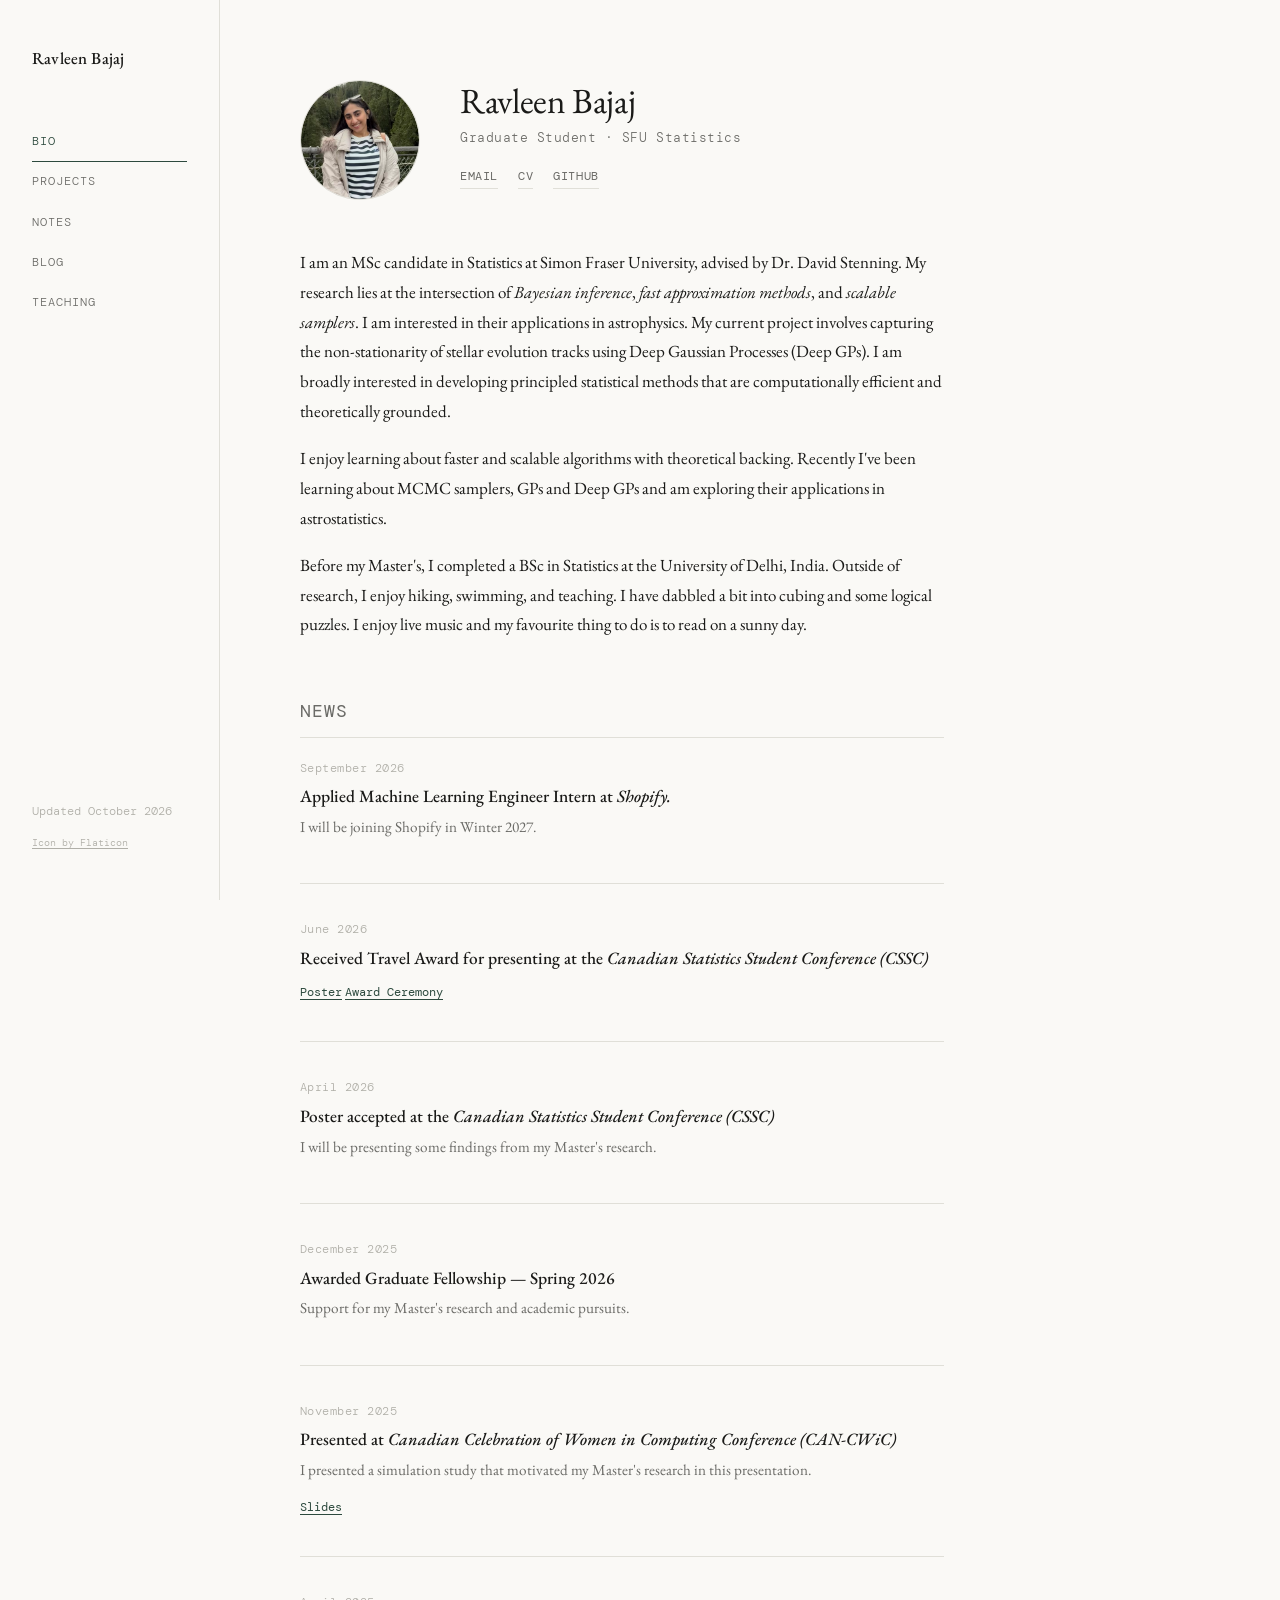
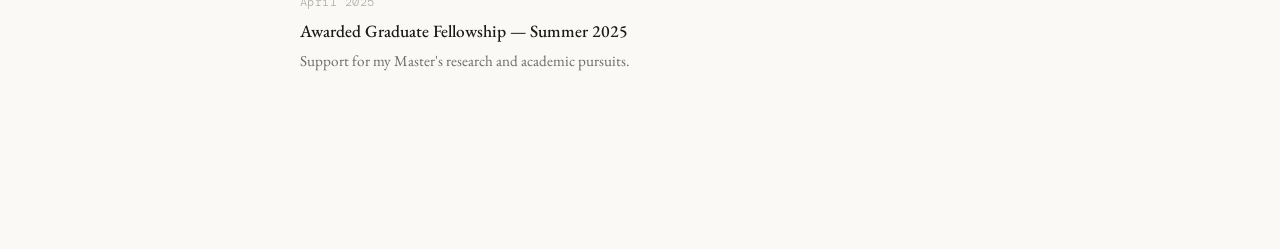
<file: index.html>
<!DOCTYPE html>
<html lang="en">
<head>
<meta charset="UTF-8">
<meta name="viewport" content="width=device-width, initial-scale=1.0">
<link rel="icon" type="image/png" href="bell-curve.png">
<title>Ravleen Bajaj</title>
<link rel="preconnect" href="https://fonts.googleapis.com">
<link href="https://fonts.googleapis.com/css2?family=EB+Garamond:ital,wght@0,400;0,500;1,400&family=DM+Mono:wght@300;400&display=swap" rel="stylesheet">
<link rel="stylesheet" href="style.css">
</head>
<body>
<button class="hamburger" id="hamburger" aria-label="Menu"><span></span><span></span><span></span></button>

<nav id="nav">
  <div class="nav-name">Ravleen Bajaj</div>
  <div class="nav-field"></div>
  <ul>
    <li><a href="index.html" class="active">Bio</a></li>
    <li><a href="projects.html">Projects</a></li>
    <li><a href="notes.html">Notes</a></li>
    <li><a href="blog.html">Blog</a></li>
    <li><a href="teaching.html">Teaching</a></li>
  </ul>
  <div class="nav-footer">Updated October 2026</div>
  <div style="margin-top: 0.75rem; font-size: 0.65rem; font-family: var(--mono); color: var(--faint); font-weight: 300;">
    <a href="https://www.flaticon.com/free-icons/gaussian-function" title="gaussian function icons" style="color: var(--faint); text-underline-offset: 2px;">Icon by Flaticon</a>
  </div>
</nav>

<main>
  <div class="page-content">
    <div class="bio-header">
      <div class="photo-placeholder">
        <img src="profile-pic.jpg" alt="Ravleen Bajaj">
      </div>
      <div class="bio-title">
        <h1>Ravleen Bajaj</h1>
        <div class="bio-subtitle">Graduate Student &middot; SFU Statistics</div>
        <div class="bio-links">
          <a href="mailto:ravleen_bajaj@sfu.ca">Email</a>
          <a href="RavleenB-CV-Oct26.pdf">CV</a>
          <a href="https://github.com/ravleenbajaj">GitHub</a>
        </div>
      </div>
    </div>

    <p>
      I am an MSc candidate in Statistics at Simon Fraser University, advised by Dr. David Stenning.
      My research lies at the intersection of <em>Bayesian inference</em>, <em>fast approximation methods</em>,
      and <em>scalable samplers</em>. I am interested in their applications in astrophysics. My current project involves
      capturing the non-stationarity of stellar evolution tracks using Deep Gaussian Processes (Deep GPs).
      I am broadly interested in developing principled statistical
      methods that are computationally efficient and theoretically grounded.
    </p>
    <p>
      I enjoy learning about faster and scalable algorithms with theoretical backing.
      Recently I've been learning about MCMC samplers, GPs and Deep GPs and am exploring
      their applications in astrostatistics.
    </p>
    <p>
      Before my Master's, I completed a BSc in Statistics at the University of Delhi, India.
      Outside of research, I enjoy hiking, swimming, and teaching. I have dabbled a bit into
      cubing and some logical puzzles. I enjoy live music and my favourite thing to do is to
      read on a sunny day.
    </p>

    <h2>News</h2>
    <div class="entry">
      <div class="entry-meta">September 2026</div>
      <div class="entry-title">Applied Machine Learning Engineer Intern at <em>Shopify.</em></div>
      <p class="entry-desc">I will be joining Shopify in Winter 2027.</p>
    </div>
    <div class="entry">
      <div class="entry-meta">June 2026</div>
      <div class="entry-title">Received Travel Award for presenting at the <em>Canadian Statistics Student Conference (CSSC)</em></div>
      <small style="font-family: var(--mono); font-size: 0.75rem; color: var(--muted);"><a href="CSSC_2026_Poster.pdf">Poster</a></small>
      <small style="font-family: var(--mono); font-size: 0.75rem; color: var(--muted);"><a href="poster-travel-award.jpg">Award Ceremony</a></small>
    </div>
    <div class="entry">
      <div class="entry-meta">April 2026</div>
      <div class="entry-title">Poster accepted at the <em>Canadian Statistics Student Conference (CSSC)</em></div>
      <p class="entry-desc">I will be presenting some findings from my Master's research.</p>
    </div>
    <div class="entry">
      <div class="entry-meta">December 2025</div>
      <div class="entry-title">Awarded Graduate Fellowship — Spring 2026</div>
      <p class="entry-desc">Support for my Master's research and academic pursuits.</p>
    </div>
    <div class="entry">
      <div class="entry-meta">November 2025</div>
      <div class="entry-title">Presented at <em>Canadian Celebration of Women in Computing Conference (CAN-CWiC)</em></div>
      <p class="entry-desc">I presented a simulation study that motivated my Master's research in this presentation.</p>
      <small style="font-family: var(--mono); font-size: 0.75rem; color: var(--muted);"><a href="can_cwic_slides.pdf">Slides</a></small>
    </div>
    <div class="entry">
      <div class="entry-meta">April 2025</div>
      <div class="entry-title">Awarded Graduate Fellowship — Summer 2025</div>
      <p class="entry-desc">Support for my Master's research and academic pursuits.</p>
    </div>
  </div>
</main>

<script src="nav.js" defer></script>
</body>
</html>
</file>
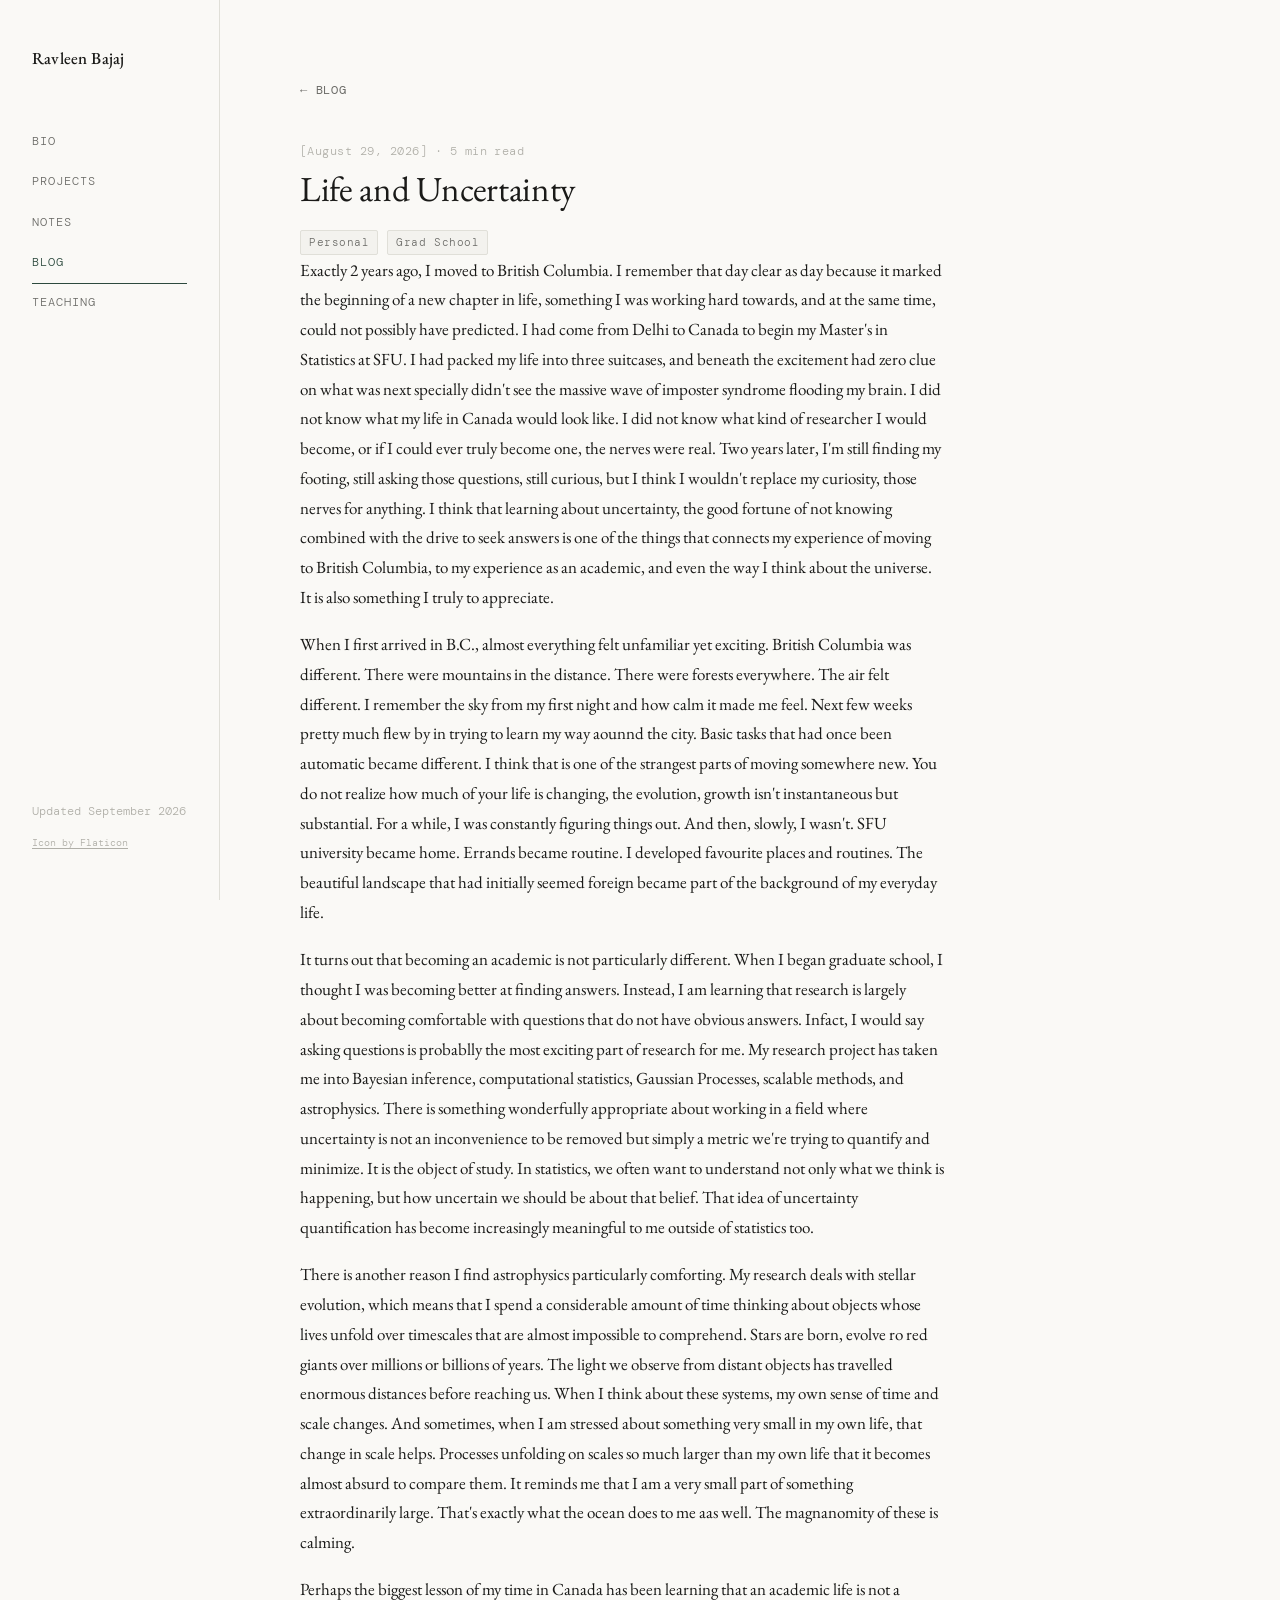
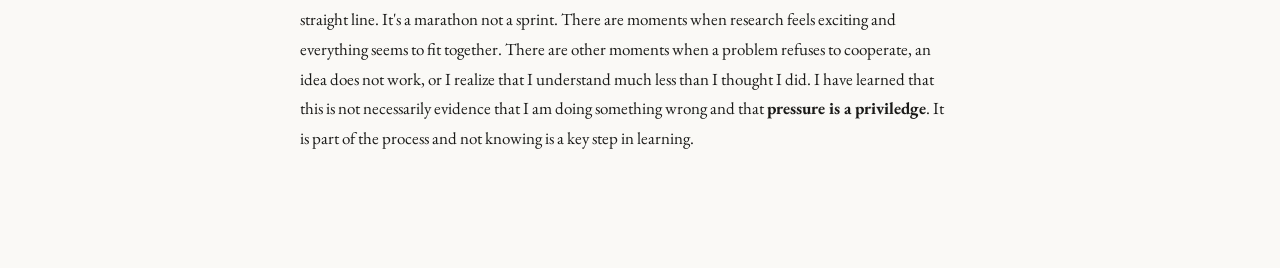
<file: blog-post-1.html>
<!DOCTYPE html>
<html lang="en">
<head>
<meta charset="UTF-8">
<meta name="viewport" content="width=device-width, initial-scale=1.0">
<link rel="icon" type="image/png" href="bell-curve.png">
<title>Learning to Live With Uncertainty — Ravleen Bajaj</title>
<link rel="preconnect" href="https://fonts.googleapis.com">
<link href="https://fonts.googleapis.com/css2?family=EB+Garamond:ital,wght@0,400;0,500;1,400&family=DM+Mono:wght@300;400&display=swap" rel="stylesheet">
<link rel="stylesheet" href="style.css">
</head>
<body>
<button class="hamburger" id="hamburger" aria-label="Menu"><span></span><span></span><span></span></button>

<nav id="nav">
  <div class="nav-name">Ravleen Bajaj</div>
  <div class="nav-field"></div>
  <ul>
    <li><a href="index.html">Bio</a></li>
    <li><a href="projects.html">Projects</a></li>
    <li><a href="notes.html">Notes</a></li>
    <li><a href="blog.html" class="active">Blog</a></li>
    <li><a href="teaching.html">Teaching</a></li>
  </ul>
  <div class="nav-footer">Updated September 2026</div>
  <div style="margin-top: 0.75rem; font-size: 0.65rem; font-family: var(--mono); color: var(--faint); font-weight: 300;">
    <a href="https://www.flaticon.com/free-icons/gaussian-function" title="gaussian function icons" style="color: var(--faint); text-underline-offset: 2px;">Icon by Flaticon</a>
  </div>
</nav>

<main>
  <div class="page-content">
    <a class="back-btn" href="blog.html">&larr; Blog</a>
    <div class="entry-meta">[August 29, 2026] &middot; 5 min read</div>
    <h1 style="margin-bottom: 1rem;">Life and Uncertainty</h1>
    <span class="tag">Personal</span>
    <span class="tag">Grad School</span>

    <div class="blog-body">
      <p>Exactly 2 years ago, I moved to British Columbia. I remember that day clear as day because it marked the beginning of a new chapter in life, something I was working hard towards, and at the same time, could not possibly 
        have predicted. I had come from Delhi to Canada to begin my Master's in Statistics at SFU. I had packed my life into three suitcases, and beneath the excitement had zero clue on what was next specially didn't see the massive 
        wave of imposter syndrome flooding my brain. I did not know what my life in Canada would look like. I did not know what kind of researcher I would become, or if I could ever truly become one, the nerves were real. 
        Two years later, I'm still finding my footing, still asking those questions, still curious, but I think I wouldn't replace my curiosity, those nerves for anything.
        I think that learning about uncertainty, the good fortune of not knowing combined with the drive to seek answers is one of the things that connects my experience of moving to British Columbia, 
        to my experience as an academic, and even the way I think about the universe. It is also something I truly to appreciate.</p>

      <p>When I first arrived in B.C., almost everything felt unfamiliar yet exciting. British Columbia was different. There were mountains in the distance. There were forests everywhere. The air felt different. 
      I remember the sky from my first night and how calm it made me feel. Next few weeks pretty much flew by in trying to learn my way aounnd the city. Basic tasks that had once been automatic became different.
      I think that is one of the strangest parts of moving somewhere new. You do not realize how much of your life is changing, the evolution, growth isn't instantaneous but substantial. For a while, 
      I was constantly figuring things out. And then, slowly, I wasn't. SFU university became home. Errands became routine. I developed favourite places and routines. The beautiful landscape that had 
      initially seemed foreign became part of the background of my everyday life.</p>

      <p>It turns out that becoming an academic is not particularly different. When I began graduate school, I thought I was becoming better at finding answers. Instead, I am learning that research 
        is largely about becoming comfortable with questions that do not have obvious answers. Infact, I would say asking questions is probablly the most exciting part of research for me. My research project  
        has taken me into Bayesian inference, computational statistics, Gaussian Processes, scalable methods, and astrophysics. There is something wonderfully appropriate about working in a field where 
        uncertainty is not an inconvenience to be removed but simply a metric we're trying to quantify and minimize. It is the object of study. In statistics, we often want to understand not only what we think 
        is happening, but how uncertain we should be about that belief. That idea of uncertainty quantification has become increasingly meaningful to me outside of statistics too.</p>

      <p>There is another reason I find astrophysics particularly comforting. My research deals with stellar evolution, which means that I spend a considerable amount of time thinking about 
        objects whose lives unfold over timescales that are almost impossible to comprehend. Stars are born, evolve ro red giants over millions or billions of years. The light we observe from distant objects 
        has travelled enormous distances before reaching us. When I think about these systems, my own sense of time and scale changes. And sometimes, when I am stressed about something very small in my own life, 
        that change in scale helps. Processes unfolding on scales so much larger than my own life that it becomes almost absurd to compare them. It reminds me that I am a very small part of something 
        extraordinarily large. That's exactly what the ocean does to me aas well. The magnanomity of these is calming.

      <p>Perhaps the biggest lesson of my time in Canada has been learning that an academic life is not a straight line. It's a marathon not a sprint. There are moments when research feels exciting and 
        everything seems to fit together. There are other moments when a problem refuses to cooperate, an idea does not work, or I realize that I understand much less than I thought I did. I have learned that 
        this is not necessarily evidence that I am doing something wrong and that <strong>pressure is a priviledge</strong>. It is part of the process and not knowing is a key step in learning.</p>
    </div>
  </div>
</main>

<script src="nav.js" defer></script>
</body>
</html>
</file>
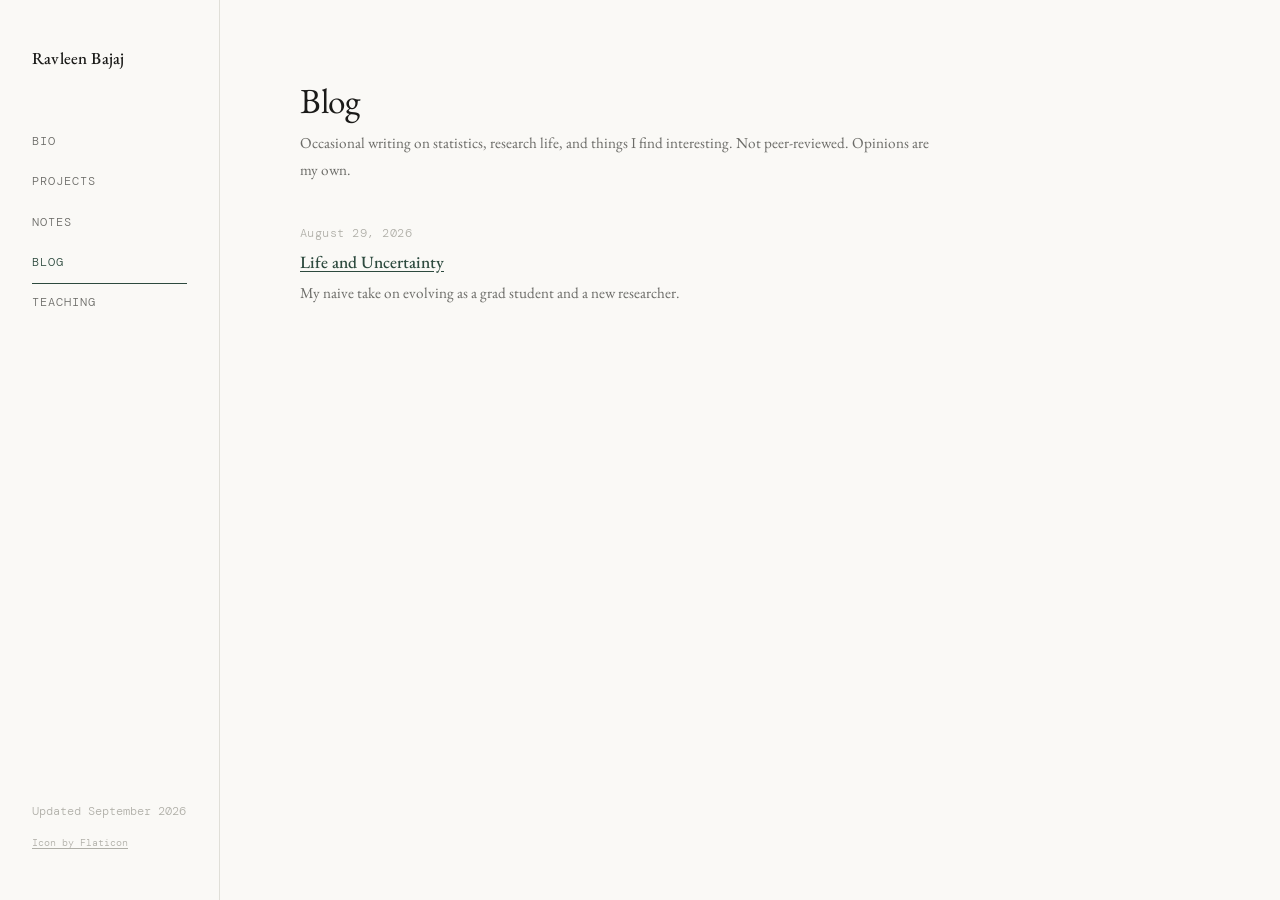
<file: blog.html>
<!DOCTYPE html>
<html lang="en">
<head>
<meta charset="UTF-8">
<meta name="viewport" content="width=device-width, initial-scale=1.0">
<link rel="icon" type="image/png" href="bell-curve.png">
<title>Blog — Ravleen Bajaj</title>
<link rel="preconnect" href="https://fonts.googleapis.com">
<link href="https://fonts.googleapis.com/css2?family=EB+Garamond:ital,wght@0,400;0,500;1,400&family=DM+Mono:wght@300;400&display=swap" rel="stylesheet">
<link rel="stylesheet" href="style.css">
</head>
<body>
<button class="hamburger" id="hamburger" aria-label="Menu"><span></span><span></span><span></span></button>

<nav id="nav">
  <div class="nav-name">Ravleen Bajaj</div>
  <div class="nav-field"></div>
  <ul>
    <li><a href="index.html">Bio</a></li>
    <li><a href="projects.html">Projects</a></li>
    <li><a href="notes.html">Notes</a></li>
    <li><a href="blog.html" class="active">Blog</a></li>
    <li><a href="teaching.html">Teaching</a></li>
  </ul>
  <div class="nav-footer">Updated September 2026</div>
  <div style="margin-top: 0.75rem; font-size: 0.65rem; font-family: var(--mono); color: var(--faint); font-weight: 300;">
    <a href="https://www.flaticon.com/free-icons/gaussian-function" title="gaussian function icons" style="color: var(--faint); text-underline-offset: 2px;">Icon by Flaticon</a>
  </div>
</nav>

<main>
  <div class="page-content">
    <h1>Blog</h1>
    <p style="color: var(--muted); font-size: 0.95rem; margin-bottom: 2.5rem;">
      Occasional writing on statistics, research life, and things I find interesting.
      Not peer-reviewed. Opinions are my own.
    </p>

    <div class="entry">
      <div class="entry-meta">August 29, 2026</div>
      <div class="entry-title"><a href="blog-post-1.html">Life and Uncertainty</a></div>
      <p class="entry-desc">My naive take on evolving as a grad student and a new researcher.</p>
      
    </div>
  </div>
</main>

<script src="nav.js" defer></script>
</body>
</html>
</file>
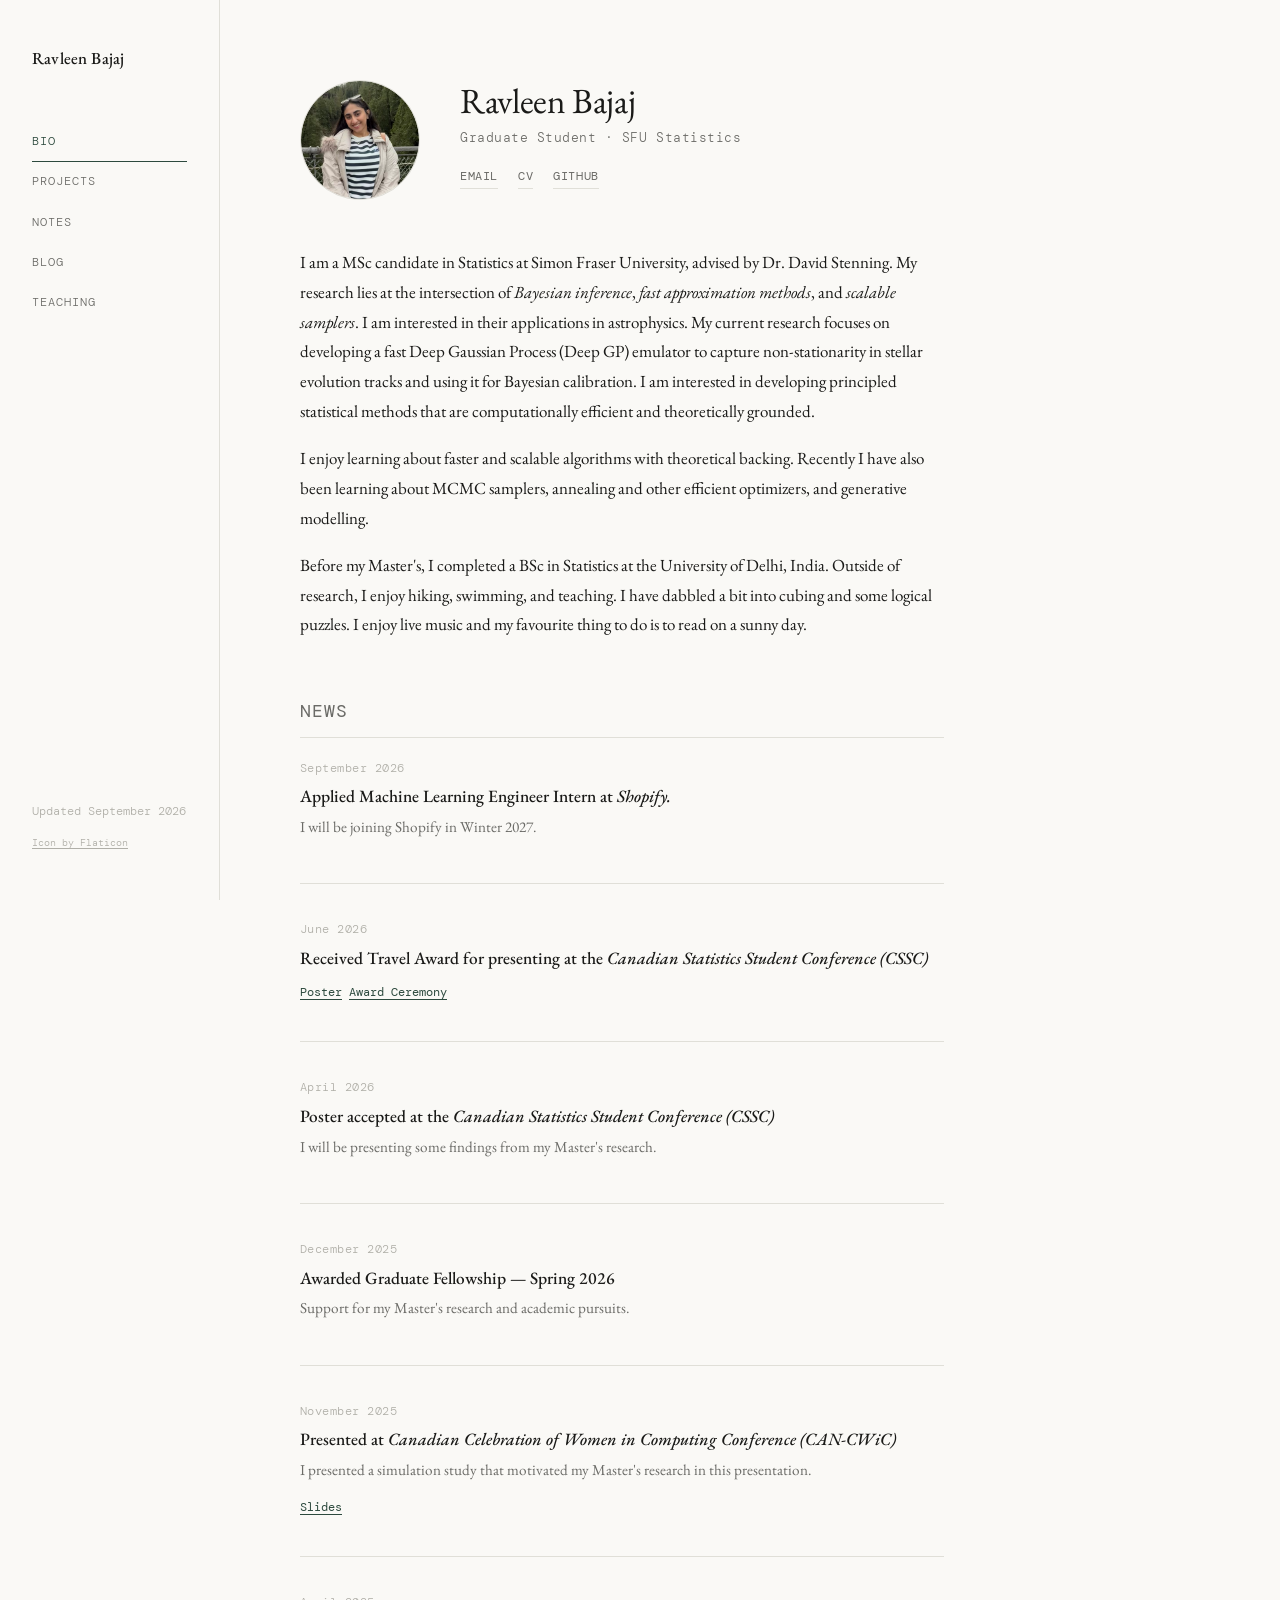
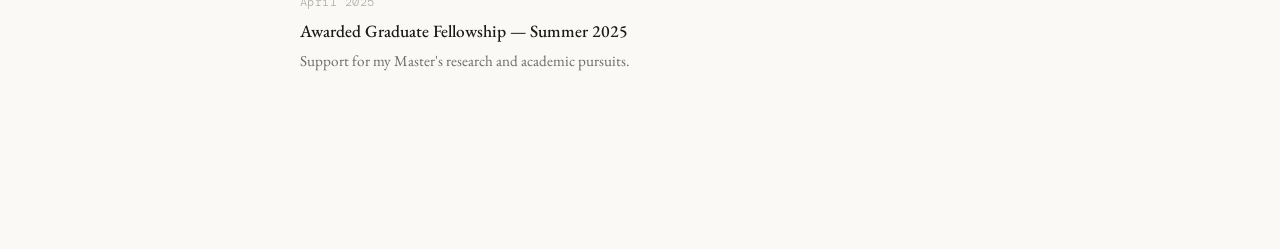
<file: index-old.html>
<!DOCTYPE html>
<html lang="en">
<head>
<meta charset="UTF-8">
<meta name="viewport" content="width=device-width, initial-scale=1.0">
<link rel="icon" type="image/png" href="bell-curve.png">
<title>Ravleen Bajaj</title>
<link rel="preconnect" href="https://fonts.googleapis.com">
<link href="https://fonts.googleapis.com/css2?family=EB+Garamond:ital,wght@0,400;0,500;1,400&family=DM+Mono:wght@300;400&display=swap" rel="stylesheet">
<style>
  *, *::before, *::after { box-sizing: border-box; margin: 0; padding: 0; }
  :root {
    --serif: 'EB Garamond', Georgia, serif;
    --mono: 'DM Mono', monospace;
    --text: #1a1a18;
    --muted: #6b6b67;
    --faint: #b0afa8;
    --border: #e0dfd8;
    --bg: #faf9f6;
    --surface: #f3f2ee;
    --accent: #2d4a3e;
    --accent-light: #e8eeeb;
    --link: #2d4a3e;
    --nav-w: 220px;
  }
  html { scroll-behavior: smooth; }
  body {
    font-family: var(--serif);
    background: var(--bg);
    color: var(--text);
    font-size: 17px;
    line-height: 1.75;
    display: flex;
    min-height: 100vh;
  }
  /* NAV */
  nav {
    position: fixed;
    top: 0; left: 0;
    width: var(--nav-w);
    height: 100vh;
    padding: 3rem 2rem;
    display: flex;
    flex-direction: column;
    gap: 0;
    border-right: 1px solid var(--border);
    background: var(--bg);
    z-index: 100;
  }
  .nav-name {
    font-size: 1.05rem;
    font-weight: 500;
    letter-spacing: 0.01em;
    margin-bottom: 0.25rem;
    line-height: 1.3;
  }
  .nav-field {
    font-size: 0.82rem;
    color: var(--muted);
    font-family: var(--mono);
    font-weight: 300;
    letter-spacing: 0.03em;
    margin-bottom: 3rem;
  }
  nav ul { list-style: none; display: flex; flex-direction: column; gap: 0; }
  nav ul li a {
    font-family: var(--mono);
    font-size: 0.78rem;
    font-weight: 300;
    letter-spacing: 0.08em;
    text-transform: uppercase;
    color: var(--muted);
    text-decoration: none;
    display: block;
    padding: 0.55rem 0;
    border-bottom: 1px solid transparent;
    transition: color 0.2s, border-color 0.2s;
  }
  nav ul li a:hover,
  nav ul li a.active { color: var(--accent); }
  nav ul li a.active { border-bottom-color: var(--accent); }
  .nav-footer {
    margin-top: auto;
    font-size: 0.72rem;
    font-family: var(--mono);
    color: var(--faint);
    font-weight: 300;
  }
  /* MAIN */
  main {
    margin-left: var(--nav-w);
    width: calc(100% - var(--nav-w));
    padding: 0;
  }
  /* PAGES */
  .page {
    display: none;
    min-height: 100vh;
    padding: 5rem 6rem 6rem 5rem;
    max-width: 820px;
    animation: fadeIn 0.3s ease;
  }
  .page.active { display: block; }
  @keyframes fadeIn {
    from { opacity: 0; transform: translateY(8px); }
    to   { opacity: 1; transform: translateY(0); }
  }
  /* TYPOGRAPHY */
  h1 {
    font-size: 2.2rem;
    font-weight: 400;
    line-height: 1.2;
    margin-bottom: 0.5rem;
    letter-spacing: -0.01em;
  }
  h2 {
    font-size: 1.1rem;
    font-weight: 400;
    font-family: var(--mono);
    letter-spacing: 0.06em;
    text-transform: uppercase;
    color: var(--muted);
    margin: 3.5rem 0 1.25rem;
    padding-bottom: 0.6rem;
    border-bottom: 1px solid var(--border);
  }
  h3 {
    font-size: 1.05rem;
    font-weight: 500;
    margin-bottom: 0.2rem;
  }
  p { margin-bottom: 1.1rem; color: var(--text); }
  a { color: var(--link); text-decoration: underline; text-underline-offset: 3px; }
  em { font-style: italic; }
  /* BIO PAGE */
  .bio-header {
    display: flex;
    align-items: flex-start;
    gap: 2.5rem;
    margin-bottom: 3rem;
  }
  .photo-placeholder {
    width: 120px;
    height: 120px;
    border-radius: 50%;
    background: var(--surface);
    border: 1px solid var(--border);
    flex-shrink: 0;
    display: flex;
    align-items: center;
    justify-content: center;
    overflow: hidden;
  }
  .photo-placeholder img {
    width: 100%;
    height: 100%;
    object-fit: cover;
    border-radius: 50%;
  }
  .photo-placeholder svg { opacity: 0.3; }
  .bio-title h1 { margin-bottom: 0.3rem; }
  .bio-subtitle {
    font-family: var(--mono);
    font-size: 0.82rem;
    font-weight: 300;
    color: var(--muted);
    letter-spacing: 0.04em;
    margin-bottom: 1rem;
  }
  .bio-links {
    display: flex;
    gap: 1.25rem;
    flex-wrap: wrap;
  }
  .bio-links a {
    font-family: var(--mono);
    font-size: 0.75rem;
    letter-spacing: 0.05em;
    color: var(--muted);
    text-decoration: none;
    text-transform: uppercase;
    border-bottom: 1px solid var(--border);
    padding-bottom: 1px;
    transition: color 0.2s, border-color 0.2s;
  }
  .bio-links a:hover { color: var(--accent); border-color: var(--accent); }
  /* ENTRY CARDS */
  .entry {
    margin-bottom: 2.2rem;
    padding-bottom: 2.2rem;
    border-bottom: 1px solid var(--border);
  }
  .entry:last-child { border-bottom: none; }
  .entry-meta {
    font-family: var(--mono);
    font-size: 0.75rem;
    font-weight: 300;
    color: var(--faint);
    letter-spacing: 0.04em;
    margin-bottom: 0.35rem;
  }
  .entry-title {
    font-size: 1.08rem;
    font-weight: 500;
    margin-bottom: 0.4rem;
    line-height: 1.4;
  }
  .entry-desc {
    font-size: 0.95rem;
    color: var(--muted);
    margin-bottom: 0.5rem;
    line-height: 1.65;
  }
  .tag {
    display: inline-block;
    font-family: var(--mono);
    font-size: 0.68rem;
    font-weight: 300;
    letter-spacing: 0.05em;
    background: var(--surface);
    color: var(--muted);
    padding: 2px 8px;
    border-radius: 2px;
    margin-right: 6px;
    margin-top: 4px;
    border: 1px solid var(--border);
  }
  .tag.accent {
    background: var(--accent-light);
    color: var(--accent);
    border-color: var(--accent-light);
  }
  /* NOTES */
  .note-grid {
    display: grid;
    grid-template-columns: repeat(auto-fill, minmax(220px, 1fr));
    gap: 1.25rem;
    margin-top: 0.5rem;
  }
  .note-card {
    background: var(--surface);
    border: 1px solid var(--border);
    border-radius: 3px;
    padding: 1.25rem 1.25rem 1rem;
    cursor: pointer;
    transition: border-color 0.2s, background 0.2s;
    text-decoration: none;
    color: var(--text);
    display: block;
  }
  .note-card:hover {
    border-color: var(--accent);
    background: var(--accent-light);
    color: var(--text);
    text-decoration: none;
  }
  .note-card h3 {
    font-size: 0.95rem;
    margin-bottom: 0.4rem;
    line-height: 1.35;
  }
  .note-card p {
    font-size: 0.82rem;
    color: var(--muted);
    margin-bottom: 0;
    line-height: 1.5;
  }
  /* SOURCE / BLOG LANDING GRID */
  .source-grid {
    display: grid;
    grid-template-columns: repeat(auto-fit, minmax(240px, 1fr));
    gap: 1.25rem;
    margin-top: 1.5rem;
  }
  .source-card {
    background: var(--surface);
    border: 1px solid var(--border);
    border-radius: 3px;
    padding: 1.5rem 1.5rem 1.25rem;
    cursor: pointer;
    text-align: left;
    transition: border-color 0.2s, background 0.2s;
    width: 100%;
    font-family: var(--serif);
  }
  .source-card:hover { border-color: var(--accent); background: var(--accent-light); }
  .source-card .card-label {
    font-family: var(--mono);
    font-size: 0.68rem;
    font-weight: 300;
    letter-spacing: 0.08em;
    text-transform: uppercase;
    color: var(--faint);
    margin-bottom: 0.5rem;
    display: block;
  }
  .source-card h3 { font-size: 1.05rem; font-weight: 500; margin-bottom: 0.3rem; }
  .source-card p { font-size: 0.85rem; color: var(--muted); margin-bottom: 0; line-height: 1.5; }
  /* BACK BUTTON */
  .back-btn {
    font-family: var(--mono);
    font-size: 0.75rem;
    letter-spacing: 0.06em;
    text-transform: uppercase;
    color: var(--muted);
    background: none;
    border: none;
    cursor: pointer;
    padding: 0;
    margin-bottom: 2.5rem;
    display: flex;
    align-items: center;
    gap: 0.4rem;
    transition: color 0.2s;
  }
  .back-btn:hover { color: var(--accent); }
  /* BLOG POST BODY */
  .blog-body {
    margin-top: 2rem;
    border-top: 1px solid var(--border);
    padding-top: 2rem;
  }
  .blog-body p { font-size: 1rem; line-height: 1.85; margin-bottom: 1.3rem; }
  .blog-body h3 {
    font-size: 1.15rem;
    font-weight: 500;
    margin: 2.5rem 0 0.75rem;
    font-family: var(--serif);
  }
  .blog-body blockquote {
    border-left: 2px solid var(--border);
    margin: 1.5rem 0;
    padding: 0.25rem 0 0.25rem 1.25rem;
    color: var(--muted);
    font-style: italic;
  }
  .part-label {
    font-family: var(--mono);
    font-size: 0.68rem;
    font-weight: 300;
    letter-spacing: 0.08em;
    text-transform: uppercase;
    color: var(--faint);
    margin-bottom: 0.5rem;
    display: block;
  }
  /* TEACHING */
  .course {
    display: flex;
    gap: 2rem;
    margin-bottom: 2rem;
    padding-bottom: 2rem;
    border-bottom: 1px solid var(--border);
  }
  .course:last-child { border-bottom: none; }
  .course-term {
    font-family: var(--mono);
    font-size: 0.75rem;
    font-weight: 300;
    color: var(--faint);
    white-space: nowrap;
    padding-top: 4px;
    min-width: 80px;
  }
  .course-body h3 { margin-bottom: 0.2rem; }
  .course-body p { font-size: 0.93rem; color: var(--muted); margin-bottom: 0.5rem; }
  /* MOBILE MENU */
  .hamburger {
    display: none;
    position: fixed;
    top: 1.2rem; left: 1.2rem;
    z-index: 200;
    background: var(--bg);
    border: 1px solid var(--border);
    width: 36px; height: 36px;
    border-radius: 3px;
    cursor: pointer;
    align-items: center;
    justify-content: center;
    flex-direction: column;
    gap: 5px;
    padding: 0;
  }
  .hamburger span {
    display: block;
    width: 16px;
    height: 1px;
    background: var(--text);
  }
  @media (max-width: 768px) {
    nav { transform: translateX(-100%); transition: transform 0.3s ease; }
    nav.open { transform: translateX(0); box-shadow: 4px 0 24px rgba(0,0,0,0.08); }
    main { margin-left: 0; width: 100%; }
    .page { padding: 4rem 1.5rem 4rem; }
    .hamburger { display: flex; }
    .bio-header { flex-direction: column; gap: 1.5rem; }
    h1 { font-size: 1.8rem; }
    .course { flex-direction: column; gap: 0.5rem; }
  }
</style>
</head>
<body>

<!-- Hamburger -->
<button class="hamburger" id="hamburger" aria-label="Menu">
  <span></span><span></span><span></span>
</button>

<!-- Navigation -->
<nav id="nav">
  <div class="nav-name">Ravleen Bajaj</div>
  <div class="nav-field"></div>
  <ul>
    <li><a href="#" data-page="bio" class="active">Bio</a></li>
    <li><a href="#" data-page="projects">Projects</a></li>
    <li><a href="#" data-page="notes">Notes</a></li>
    <li><a href="#" data-page="blog">Blog</a></li>
    <li><a href="#" data-page="teaching">Teaching</a></li>
  </ul>
  <div class="nav-footer">Updated September 2026</div> 
  <div style="margin-top: 0.75rem; font-size: 0.65rem; font-family: var(--mono); color: var(--faint); font-weight: 300;">
    <a href="https://www.flaticon.com/free-icons/gaussian-function" title="gaussian function icons" style="color: var(--faint); text-underline-offset: 2px;">
      Icon by Flaticon
    </a>
  </div>
</nav> 

<!-- Main Content -->
<main>

  <!-- BIO PAGE -->
  <section class="page active" id="bio">
    <div class="bio-header">
      <div class="photo-placeholder" id="photoHolder">
        <img src="profile-pic.jpg" alt="Ravleen Bajaj">
      </div>
      <div class="bio-title">
        <h1>Ravleen Bajaj</h1>
        <div class="bio-subtitle">Graduate Student &middot; SFU Statistics</div>
        <div class="bio-links">
          <a href="mailto:ravleen_bajaj@sfu.ca">Email</a>
          <a href="RavleenB-CV.pdf">CV</a>
          <a href="https://github.com/ravleenbajaj">GitHub</a>
        </div>
      </div>
    </div>
    <p>
      I am a MSc candidate in Statistics at Simon Fraser University, advised by Dr. David Stenning.
      My research lies at the intersection of <em>Bayesian inference</em>, <em>fast approximation methods</em>,
      and <em>scalable samplers</em>. I am interested in their applications in astrophysics. My current research focuses on developing a fast Deep Gaussian Process (Deep GP) 
      emulator to capture non-stationarity in stellar evolution tracks and using it for Bayesian calibration.
      I am interested in developing principled statistical methods that are computationally efficient and theoretically grounded.
    </p>
    <p>
      
      I enjoy learning about faster and scalable algorithms with theoretical backing.
      Recently I have also been learning about MCMC samplers, annealing and other efficient optimizers, and generative modelling.
    </p>
    <p>
      Before my Master's, I completed a BSc in Statistics at the University of Delhi, India.
      Outside of research, I enjoy hiking, swimming, and teaching. I have dabbled a bit into
      cubing and some logical puzzles. I enjoy live music and my favourite thing to do is to
      read on a sunny day.
    </p>

    <h2>News</h2>
   <div class="entry">
      <div class="entry-meta">September 2026</div>
      <div class="entry-title">Applied Machine Learning Engineer Intern at <em>Shopify.</em></div>
      <p class="entry-desc">I will be joining Shopify in Winter 2027.</p>
    </div>
   <div class="entry">
      <div class="entry-meta">June 2026</div>
      <div class="entry-title">Received Travel Award for presenting at the <em>Canadian Statistics Student Conference (CSSC) </em></div>
      <small style="font-family: var(--mono); font-size: 0.75rem; color: var(--muted);">
        <a href="CSSC_2026_Poster.pdf">Poster</a>
      </small>
      <small style="font-family: var(--mono); font-size: 0.75rem; color: var(--muted);">
        <a href="poster-travel-award.jpg">Award Ceremony</a>
      </small>
    </div>
    <div class="entry">
      <div class="entry-meta">April 2026</div>
      <div class="entry-title">Poster accepted at the <em>Canadian Statistics Student Conference (CSSC) </em></div>
      <p class="entry-desc">I will be presenting some findings from my Master's research.</p>
    </div>
    <div class="entry">
      <div class="entry-meta">December 2025</div>
      <div class="entry-title">Awarded Graduate Fellowship — Spring 2026</div>
      <p class="entry-desc">Support for my Master's research and academic pursuits.</p>
    </div>
   <div class="entry">
      <div class="entry-meta">November 2025</div>
      <div class="entry-title">Presented at <em>Canadian Celebration of Women in Computing Conference (CAN-CWiC)</em></div>
      <p class="entry-desc">I presented a simulation study that motivated my Master's research in this presentation.</p>
      <small style="font-family: var(--mono); font-size: 0.75rem; color: var(--muted);">
        <a href="can_cwic_slides.pdf">Slides</a>
      </small>
    </div>
    <div class="entry">
      <div class="entry-meta">April 2025</div>
      <div class="entry-title">Awarded Graduate Fellowship — Summer 2025</div>
      <p class="entry-desc">Support for my Master's research and academic pursuits.</p>
    </div>
   
  </section>

  <!-- PROJECTS PAGE -->
  <section class="page" id="projects">
    <h1>Projects</h1>

    <h2>Master's Thesis (Ongoing)</h2>
    <div class="entry">
      <div class="entry-meta">2025–Present</div>
      <div class="entry-title">Emulation and Bayesian Calibration of Stellar Evolution Models Using Deep Gaussian Processes</div>
      <p class="entry-desc">
        Stellar evolution models are fundamental tools in astrophysics; these models exhibit complex,
        nonstationary behavior, particularly in late evolutionary stages. This makes direct calibration
        to observational data challenging and computationally expensive. We develop a statistical
        framework for emulation and calibration of stellar evolution models using Deep Gaussian Processes
        (DeepGPs). To efficiently incorporate the high-dimensional and non-stationary simulator response
        surface, we fit a DeepGP emulator trained on simulated stellar evolution data. The emulator takes
        as inputs physical properties of a star and outputs the expected brightness in several wide
        wavelength bands of light. We adopt a multi-stage, modular approach to both emulation and
        calibration, allowing for pragmatic inference while retaining uncertainty quantification.
        Results demonstrate a robust framework, confirming that DeepGP emulation facilitates the capture
        of non-stationary structures in stellar evolution tracks.
      </p>
      <span class="tag accent">Deep Gaussian Processes</span>
      <span class="tag">Bayesian Calibration</span>
      <span class="tag">Astrostatistics</span>
      <br>
      <small style="font-family: var(--mono); font-size: 0.75rem; color: var(--muted);">
        Supervised by: Dr. David Stenning &nbsp;·&nbsp;
        <a href="can_cwic_slides.pdf">Introductory Slides</a>
        <a href="CSSC_2026_Poster.pdf">Poster</a>
      </small>
    </div>

    <h2>Other Projects</h2>
    <div class="entry">
   <div class="entry-meta">Project</div>
   <div class="entry-title">SimpleGPT: Autoregressive Language Model from Scratch in JAX</div>
   <p class="entry-desc">
     Implemented a GPT-style transformer from scratch in JAX and Flax, without
     using any high-level model libraries. The architecture includes multi-head
     causal self-attention, learned positional embeddings, and stacked transformer
     blocks with pre-norm residual connections. Training uses a JIT-compiled loop
     with jax.value_and_grad, AdamW, and cosine learning rate decay.
     Trained a character-level model on the Tiny Shakespeare corpus (~1M tokens);
     loss drops from 4.96 to 2.63 over 3000 steps with no significant overfitting.
   </p>
   <span class="tag accent">JAX</span>
   <span class="tag">Transformers</span>
   <span class="tag">Language Modelling</span>
   <br>
   <small style="font-family: var(--mono); font-size: 0.75rem; color: var(--muted);">
     <a href="https://github.com/ravleenbajaj/SimpleGPT-Using-JAX">GitHub</a>
   </small>
 </div>
    <div class="entry">
      <div class="entry-meta">Project</div>
      <div class="entry-title">Annealed Sequential Monte Carlo for Bayesian Logistic Regression</div>
      <p class="entry-desc">
        This project is a simple example that I was exploring while I was learning about SMC.
        It demonstrates how to use Sequential Monte Carlo with annealing to sample from posterior
        distributions of logistic regression coefficients. The algorithm gradually transitions from
        the prior distribution (&beta;=0) to the posterior distribution (&beta;=1), making it
        particularly effective for complex, multimodal posteriors.
      </p>
      <span class="tag accent">MCMC Samplers</span>
      <span class="tag">Annealed SMC</span>
      <br>
      <small style="font-family: var(--mono); font-size: 0.75rem; color: var(--muted);">
        <a href="https://github.com/ravleenbajaj/smc-breastcancer">GitHub</a>
      </small>
    </div>

    <div class="entry">
      <div class="entry-meta">Project</div>
      <div class="entry-title">Reduction of Small-Sample Bias of GLM Parameter Estimates</div>
      <p class="entry-desc">
        This project examines the performance of three bias reduction techniques for Maximum Likelihood
        Estimation in GLMs: Asymptotic Bias Correction (adjusts MLE estimates using first-order bias
        approximation), Firth's Method (modifies the score function to reduce bias while preserving
        invariance properties), and Log-F Prior Method (a Bayesian-inspired technique that allows
        incorporation of prior information).
      </p>
      <span class="tag accent">Bias Reduction</span>
      <span class="tag">Firth Method</span>
      <br>
      <small style="font-family: var(--mono); font-size: 0.75rem; color: var(--muted);">
        With Samir Arora, Annie Yao
        &nbsp;·&nbsp; <a href="STAT851-ProjectReport-pages.pdf">Report</a>
        &nbsp;·&nbsp; <a href="https://github.com/ravleenbajaj/Reduction-of-Small-Sample-Bias">GitHub</a>
      </small>
    </div>
  </section>

  <!-- NOTES PAGE -->
  <section class="page" id="notes">

    <!-- Landing -->
    <div id="notes-home">
      <h1>Notes</h1>
      <p style="color: var(--muted); font-size: 0.95rem; margin-bottom: 2.5rem;">
        Expository notes, proofs, and reading material I have written for my own understanding or for courses.
      </p>
      <div class="source-grid">
        <button class="source-card" onclick="showNotes('stat350')">
          <span class="card-label">SFU · Undergraduate</span>
          <h3>STAT 350</h3>
          <p>Linear Models in Applied Statistics — tutorial slides and worked examples</p>
        </button>
        <button class="source-card" onclick="showNotes('bda')">
          <span class="card-label">Textbook</span>
          <h3>Bayesian Data Analysis</h3>
          <p>Gelman et al. — chapter-by-chapter notes organized by part</p>
        </button>
      </div>
    </div>

    <!-- STAT 350 subpage -->
    <div id="notes-stat350" class="notes-subpage" style="display:none;">
      <button class="back-btn" onclick="showNotesHome()">← Notes</button>
      <h1>STAT 350</h1>
      <p style="color: var(--muted); font-size: 0.95rem; margin-bottom: 2.5rem;">
        Tutorial slides from STAT 350 — Linear Models in Applied Statistics. Corrections are welcome :)
      </p>

      <h2>Simple Linear Regression - Introduction</h2>
      <div class="note-grid">
        <a class="note-card" href="STAT350-Tutorials/STAT350_Tutorial1.pdf">
          <h3>Tutorial 1</h3>
          <p>Types of Variables, Simple Linear Regression, and PPDAC</p>
        </a>
        <a class="note-card" href="STAT350-Tutorials/STAT350_Tutorial2.pdf">
          <h3>Tutorial 2</h3>
          <p>Simple Linear Regression</p>
        </a>
       
      </div>

      <h2>Simple Linear Regression - Inference</h2>
      <div class="note-grid">
        <a class="note-card" href="STAT350-Tutorials/STAT350_Tutorial3.pdf">
          <h3>Tutorial 3</h3>
          <p>Model Assessment, Confidence Intervals, and Hypothesis Tests</p>
        </a>
        <a class="note-card" href="STAT350-Tutorials/STAT350_Tutorial4.pdf">
          <h3>Tutorial 4</h3>
          <p>Model Assessment and Hypothesis Tests (Continued)</p>
        </a>
        <a class="note-card" href="STAT350-Tutorials/STAT350_Tutorial5.pdf">
          <h3>Tutorial 5</h3>
          <p>Model Assessment(Continued), Prediction Intervals and Sums of
           Squares</p>
        </a>
        <a class="note-card" href="STAT350-Tutorials/STAT350_Tutorial6.pdf">
          <h3>Tutorial 6</h3>
          <p>Matrix Representation</p>
        </a>
      </div>

      <h2>Multiple Linear Regression</h2>
      <div class="note-grid">
        <a class="note-card" href="STAT350-Tutorials/STAT350_Tutorial7.pdf">
          <h3>Tutorial 7</h3>
          <p>"Adjustment” in a multiple linear regression model</p>
        </a>
        <a class="note-card" href="STAT350-Tutorials/STAT350_Tutorial8.pdf">
          <h3>Tutorial 8</h3>
          <p>Multicollinearity</p>
        </a>
        <a class="note-card" href="STAT350-Tutorials/STAT350_Tutorial9.pdf">
          <h3>Tutorial 9</h3>
          <p>Polynomial Regression</p>
        </a>
      </div>

      <h2>Interactions and Practice Problems</h2>
      <div class="note-grid">
        <a class="note-card" href="STAT350-Tutorials/STAT350_Tutorial10.pdf">
          <h3>Tutorial 10</h3>
          <p>Practice Problems</p>
        </a>
        <a class="note-card" href="STAT350-Tutorials/STAT350_Tutorial11.pdf">
          <h3>Tutorial 11</h3>
          <p>Interpretation of Interactions With Binary Predictors</p>
        </a>
        <a class="note-card" href="STAT350-Tutorials/STAT350_Tutorial12.pdf">
          <h3>Tutorial 12</h3>
          <p>Interactions Involving Categorical Predictors</p>
        </a>
      </div>
    </div>

    <!-- BDA subpage -->
    <div id="notes-bda" class="notes-subpage" style="display:none;">
      <button class="back-btn" onclick="showNotesHome()">← Notes</button>
      <h1>Bayesian Data Analysis</h1>
      <p style="color: var(--muted); font-size: 0.95rem; margin-bottom: 2.5rem;">
        Gelman, Carlin, Stern, Dunson, Vehtari &amp; Rubin. Chapter notes organized by part. This page is under construction.
      </p>

     <!--
      <h2>Part I — Fundamentals of Bayesian Inference</h2>
      <div class="note-grid">
        <a class="note-card" href="#">
          <span class="part-label">Chapter 1</span>
          <h3>Probability and Inference</h3>
          <p>The three steps of Bayesian analysis; basic probability notation</p>
        </a>
        <a class="note-card" href="#">
          <span class="part-label">Chapter 2</span>
          <h3>Single-Parameter Models</h3>
          <p>Binomial, Poisson, normal models; conjugate priors</p>
        </a>
        <a class="note-card" href="#">
          <span class="part-label">Chapter 3</span>
          <h3>Multi-Parameter Models</h3>
          <p>Normal with unknown mean and variance; multinomial models</p>
        </a>
        <a class="note-card" href="#">
          <span class="part-label">Chapter 4</span>
          <h3>Asymptotics &amp; Connections to Non-Bayesian Approaches</h3>
          <p>Normal approximation; frequentist properties of Bayesian inference</p>
        </a>
        <a class="note-card" href="#">
          <span class="part-label">Chapter 5</span>
          <h3>Hierarchical Models</h3>
          <p>Exchangeability; hyperpriors; shrinkage and pooling</p>
        </a>
      </div>

      <h2>Part II — Fundamentals of Bayesian Data Analysis</h2>
      <div class="note-grid">
        <a class="note-card" href="#">
          <span class="part-label">Chapter 6</span>
          <h3>Model Checking</h3>
          <p>Posterior predictive checks; sensitivity analysis</p>
        </a>
        <a class="note-card" href="#">
          <span class="part-label">Chapter 7</span>
          <h3>Evaluating, Comparing &amp; Expanding Models</h3>
          <p>Cross-validation; information criteria; Bayes factors</p>
        </a>
        <a class="note-card" href="#">
          <span class="part-label">Chapter 8</span>
          <h3>Modeling Accounting for Data Collection</h3>
          <p>Ignorability; sample surveys; censoring and truncation</p>
        </a>
        <a class="note-card" href="#">
          <span class="part-label">Chapter 9</span>
          <h3>Decision Analysis</h3>
          <p>Bayesian decision theory; utility functions; optimal actions</p>
        </a>
        <a class="note-card" href="#">
          <span class="part-label">Chapter 10</span>
          <h3>Introduction to Bayesian Computation</h3>
          <p>Numerical integration; direct and indirect simulation methods</p>
        </a>
      </div>

      <h2>Part III — Advanced Computation</h2>
      <div class="note-grid">
        <a class="note-card" href="#">
          <span class="part-label">Chapter 11</span>
          <h3>Basics of Markov Chain Simulation</h3>
          <p>Metropolis-Hastings; Gibbs sampling; convergence diagnostics</p>
        </a>
        <a class="note-card" href="#">
          <span class="part-label">Chapter 12</span>
          <h3>Computationally Efficient Simulation</h3>
          <p>Hamiltonian Monte Carlo; slice sampling; adaptive methods</p>
        </a>
        <a class="note-card" href="#">
          <span class="part-label">Chapter 13</span>
          <h3>Modal and Distributional Approximations</h3>
          <p>Laplace approximation; variational Bayes; EP</p>
        </a>
        <a class="note-card" href="#">
          <span class="part-label">Chapter 14</span>
          <h3>Introduction to Regression Models</h3>
          <p>Bayesian linear regression; prior specification; prediction</p>
        </a>
        <a class="note-card" href="#">
          <span class="part-label">Chapter 15</span>
          <h3>Hierarchical Linear Models</h3>
          <p>Multilevel regression; partial pooling; random effects</p>
        </a>
      </div>
    </div>
    -->
  </section>

  <!-- BLOG PAGE -->
  <section class="page" id="blog">

    <!-- Blog landing -->
    <div id="blog-home">
      <h1>Blog</h1>
      <p style="color: var(--muted); font-size: 0.95rem; margin-bottom: 2.5rem;">
        Occasional writing on statistics, research life, and things I find interesting.
        Not peer-reviewed. Opinions are my own. This page is under construction :/
      </p>

     <!--
      <div class="entry">
        <div class="entry-meta">March 2026 &middot; 6 min read</div>
        <div class="entry-title">
          <a href="#" onclick="showBlog('priors'); return false;">
            What your prior is really saying — and why it matters more than you think
          </a>
        </div>
        <p class="entry-desc">
          A prior is not just a technical formality — it is a statement about the world before you
          look at the data. Most of us pick priors carelessly. This post is about why that matters,
          and how to think about it more carefully.
        </p>
        <span class="tag">Bayesian</span>
        <span class="tag">Opinion</span>
      </div>

      <div class="entry">
        <div class="entry-meta">February 2026 &middot; 8 min read</div>
        <div class="entry-title">
          <a href="#" onclick="showBlog('gradschool'); return false;">
            Things I wish someone had told me before starting a statistics PhD
          </a>
        </div>
        <p class="entry-desc">
          From reading papers to managing your advisor relationship to the loneliness of the
          first year — a collection of honest observations from someone still figuring it out.
        </p>
        <span class="tag">Graduate School</span>
        <span class="tag">Advice</span>
      </div>

      <div class="entry">
        <div class="entry-meta">January 2026 &middot; 5 min read</div>
        <div class="entry-title">
          <a href="#" onclick="showBlog('mcmc'); return false;">
            MCMC in plain language: why we simulate instead of integrate
          </a>
        </div>
        <p class="entry-desc">
          High-dimensional integrals are hard. Sampling from distributions is surprisingly
          easier. This post builds the intuition for why Markov chain Monte Carlo works,
          without any measure theory.
        </p>
        <span class="tag">MCMC</span>
        <span class="tag">Explainer</span>
      </div>
    </div>
   -->
    <!-- Blog post: Priors -->
    <!-- 
    <div id="blog-priors" class="blog-subpage" style="display:none;">
      <button class="back-btn" onclick="showBlogHome()">← Blog</button>
      <div class="entry-meta">March 2026 &middot; 6 min read</div>
      <h1 style="margin-bottom: 1rem;">What your prior is really saying — and why it matters more than you think</h1>
      <span class="tag">Bayesian</span>
      <span class="tag">Opinion</span>

      <div class="blog-body">
        <p>
          Every time you run a Bayesian model, you make a choice. Before a single data point is seen,
          you decide what values of your parameter are plausible, which are unlikely, and which are
          essentially impossible. This choice is the prior distribution, and it is far more consequential
          than most applied analysts treat it.
        </p>
        <p>
          The common attitude is: pick something vague and move on. A flat prior, a wide normal, a
          half-Cauchy for scale parameters — the folklore says that with enough data, the prior washes
          out anyway. And while this is technically true in the limit, "enough data" is doing a lot of
          work in that sentence. In the settings most of us actually work in — small samples,
          high-dimensional parameter spaces, noisy measurements — the prior never fully disappears.
        </p>

        <h3>What a prior actually encodes</h3>
        <p>
          A prior is a probability distribution over the parameter space. But it is also, implicitly,
          a distribution over the data you expect to see. This is what posterior predictive checks are
          really probing: not whether the model fits the observed data, but whether the model, including
          the prior, could have plausibly generated data like what you observed.
        </p>
        <p>
          When you put a flat prior on a regression coefficient, you are saying that a coefficient of
          1,000 is just as plausible before seeing data as a coefficient of 0.01. For most real-world
          problems, that is an absurd belief. It is not uninformative — it is misinformative.
        </p>

        <h3>The shrinkage perspective</h3>
        <p>
          One useful way to think about priors is through the lens of regularization. A normal prior
          centered at zero with variance &sigma;&sup2; corresponds exactly to ridge regression with
          penalty &lambda; = 1/&sigma;&sup2;. A Laplace prior gives the LASSO. From this angle,
          the prior is not expressing metaphysical uncertainty — it is encoding a belief that most
          effects are small, which is usually a reasonable thing to believe.
        </p>
        <p>
          This connection between Bayesian priors and frequentist regularization is one of the most
          practically useful ideas in modern statistics. It suggests that choosing a prior is not so
          different from choosing a regularization strength — something practitioners do all the time
          using cross-validation, without much philosophical anxiety.
        </p>

        <h3>What I actually do</h3>
        <p>
          My current practice is to start with weakly informative priors — priors that rule out
          physically or scientifically impossible values while remaining broadly agnostic about the
          plausible range. I then do prior predictive checks: simulate data from the prior and ask
          whether those simulations look like anything I might plausibly observe. If they do not,
          I revise the prior before touching the data.
        </p>
        <p>
          This is not the only right approach. But it forces me to treat the prior as a genuine
          modeling choice rather than a formality, and that shift in attitude has changed how I
          think about every Bayesian analysis I run.
        </p>
      </div>
    </div>
   -->
    <!-- Blog post: Grad school -->

    <!-- 
    <div id="blog-gradschool" class="blog-subpage" style="display:none;">
      <button class="back-btn" onclick="showBlogHome()">← Blog</button>
      <div class="entry-meta">February 2026 &middot; 8 min read</div>
      <h1 style="margin-bottom: 1rem;">Things I wish someone had told me before starting a statistics MSc</h1>
      <span class="tag">Graduate School</span>
      <span class="tag">Advice</span>

      <div class="blog-body">
        <p>
          I am writing this from the middle of my second year, which means I am far enough in to
          have made most of the classic mistakes, but close enough to the beginning that they still
          sting. This is not a comprehensive guide. It is a set of observations I would have found
          useful before I started.
        </p>

        <h3>Your relationship with confusion will change</h3>
        <p>
          In an undergraduate degree, confusion is usually a temporary state. You encounter something
          unfamiliar, you read a chapter or watch a lecture, and the confusion resolves. Graduate work
          is different. You will spend weeks, sometimes months, sitting with a problem that does not
          yield. Learning to tolerate — and eventually to find something productive in — that sustained
          uncertainty is probably the most important skill you will develop.
        </p>
        <p>
          The shift I noticed in myself was moving from asking "do I understand this?" to asking "what
          exactly is it that I do not understand?" The second question is more useful, and it is also
          a sign that you are engaging with the material more seriously.
        </p>

        <h3>Read more than you think you need to</h3>
        <p>
          The instinct in graduate school is to read only what is directly relevant to your project.
          This is efficient in the short term and limiting in the long term. Some of the most useful
          things I have learned have come from reading papers that seemed adjacent or even irrelevant
          to my work at the time.
        </p>
        <p>
          A rough target: one paper per week that has nothing to do with your thesis. It does not need
          to be a deep read. Skimming the abstract, introduction, and conclusions is enough to build
          a sense of what is happening in the broader field.
        </p>

        <h3>Your advisor is not responsible for your motivation</h3>
        <p>
          This took me a while to understand. Advisors vary enormously in how much day-to-day guidance
          they provide, but even the most hands-on advisor cannot supply the intrinsic motivation that
          sustains research when things are not going well. That has to come from you.
        </p>
        <p>
          What helped me was keeping a research journal — not a formal document, just a text file where
          I wrote down what I tried, what did not work, and what I was curious about next. On bad days,
          reading back through it reminded me that progress is real even when it does not feel like it.
        </p>

        <h3>Talk to other graduate students</h3>
        <p>
          This sounds obvious, but it is easy to underestimate how much you learn from informal
          conversation with peers. Not just about statistics — about how to navigate the program,
          manage your time, deal with imposter syndrome, and find community in what can be an
          isolating experience. The relationships you build in graduate school tend to be the
          most durable professional ones you will have.
        </p>
      </div>
    </div>
    -->
    <!-- Blog post: MCMC -->
    <!--
    <div id="blog-mcmc" class="blog-subpage" style="display:none;">
      <button class="back-btn" onclick="showBlogHome()">← Blog</button>
      <div class="entry-meta">January 2026 &middot; 5 min read</div>
      <h1 style="margin-bottom: 1rem;">MCMC in plain language: why we simulate instead of integrate</h1>
      <span class="tag">MCMC</span>
      <span class="tag">Explainer</span>

      <div class="blog-body">
        <p>
          Bayesian inference requires computing posterior distributions. In simple cases — conjugate
          models, low-dimensional parameter spaces — this can be done analytically. In almost every
          interesting real-world case, it cannot. The integral is intractable.
        </p>
        <p>
          Markov chain Monte Carlo is the family of algorithms that gets around this by not computing
          the integral at all. Instead, it draws samples from the posterior distribution. If you have
          enough samples, you can estimate any quantity of interest — the posterior mean, credible
          intervals, the probability that a parameter exceeds some threshold — directly from the samples,
          without ever writing down the normalizing constant.
        </p>

        <h3>Why sampling works</h3>
        <p>
          Suppose you want to know the expected value of some function f under a distribution &pi;.
          If you can draw N independent samples x&sub1;, ..., x&#8345; from &pi;, then the sample
          mean of f(x&#7522;) converges to the true expectation by the law of large numbers. This is
          Monte Carlo integration, and it works in any number of dimensions — unlike grid-based
          numerical integration, which becomes hopeless in more than a handful of dimensions.
        </p>
        <p>
          The catch is that drawing independent samples from an arbitrary posterior distribution is
          itself hard. This is where the Markov chain comes in.
        </p>

        <h3>The Markov chain idea</h3>
        <p>
          Instead of drawing independent samples, MCMC constructs a Markov chain — a sequence of
          correlated samples — whose stationary distribution is the target posterior. If you run the
          chain long enough, the samples behave as if they were drawn from the posterior, even though
          they are not independent.
        </p>
        <p>
          The Metropolis-Hastings algorithm is the classic example. At each step, you propose a move
          to a new point in parameter space. You accept the move with a probability that depends on
          the ratio of the posterior density at the proposed point to the density at the current point.
          If the proposed point has higher density, you always accept. If it has lower density, you
          sometimes accept anyway — this is what allows the chain to explore the whole distribution
          rather than just climbing to the mode.
        </p>

        <h3>What this means in practice</h3>
        <p>
          Modern probabilistic programming languages — Stan, PyMC, NumPyro — implement sophisticated
          variants of MCMC that are far more efficient than basic Metropolis-Hastings. Hamiltonian
          Monte Carlo uses gradient information to propose moves that traverse the posterior more
          efficiently. No-U-Turn Sampling (NUTS) automates the tuning of HMC so that you rarely
          need to think about it directly.
        </p>
        <p>
          But the core idea is unchanged from 1953, when Metropolis and colleagues first published it:
          explore the target distribution by taking a carefully designed random walk through parameter
          space, and collect samples along the way. It is an elegant solution to a genuinely hard problem.
        </p>
      </div>
    </div>
   
  -->
     
  </section>

  <!-- TEACHING PAGE -->
  <section class="page" id="teaching">
    <h1>Teaching</h1>
    <p style="color: var(--muted); font-size: 0.95rem; margin-bottom: 2.5rem;">
      I believe statistical thinking is learnable by anyone willing to sit with uncertainty.
      Below is a record of courses I have taught/assisted.
    </p>

   

    <h2>Teaching Assistant</h2>


    <div class="course">
      <div class="course-term-group" style="display: flex; flex-direction: column;">
        <div class="course-term">Fall 2026</div>
        <div class="course-term">Fall 2025</div>
      </div>
      <div class="course-body">
        <h3>STAT 350 — Linear Models in Applied Statistics</h3>
        <p>
          Theory and application of linear regression, Normal distribution theory, hypothesis tests
          and confidence intervals, model selection, model diagnostics, introduction to weighted
          least squares and generalized linear models.
          I designed and taught lecture-style tutorials for this course.
         
        </p>
        <span class="tag accent">Undergraduate</span>
        <span class="tag">Linear Models</span>
      </div>
    </div>

    <div class="course">
      <div class="course-term">Spring 2026</div>
      <div class="course-body">
        <h3>STAT 360 — Advanced R for Data Science</h3>
        <p>
          Advanced R programming methods for data science. Tools for reproducible research. Version control.
          Data structures, subsetting, functions, environments, and debugging. Functional programming.
          I was responsible for grading final projects, assisting in designing questions for tests and invigilation.
        </p>
        <span class="tag accent">Undergraduate</span>
        <span class="tag">R</span>
      </div>
    </div>

    <div class="course">
      <div class="course-term">2024–2025</div>
      <div class="course-body">
        <h3>STAT Workshop: STAT 100, STAT 201, STAT 270</h3>
        <p>
          TA in the STAT workshop, a drop-in facility for students covering Statistics in Everyday Life (STAT 100),
          Statistics for the Life Sciences (STAT 201), and Introduction to Probability and Statistics (STAT 270).
          I worked on resolving queries, helped students build concepts, and discussed marking and exam solutions.
        </p>
        <span class="tag accent">Undergraduate</span>
        <span class="tag">Probability</span>
      </div>
    </div>
  </section>

</main>

<script>
  const pages = document.querySelectorAll('.page');
  const links  = document.querySelectorAll('nav ul li a');
  const hamburger = document.getElementById('hamburger');
  const nav = document.getElementById('nav');

  function showPage(id) {
    pages.forEach(p => p.classList.remove('active'));
    links.forEach(l => l.classList.remove('active'));
    const target = document.getElementById(id);
    if (target) target.classList.add('active');
    links.forEach(l => { if (l.dataset.page === id) l.classList.add('active'); });
    window.scrollTo(0, 0);
    if (id === 'notes') showNotesHome();
    if (id === 'blog') showBlogHome();
  }

  links.forEach(link => {
    link.addEventListener('click', e => {
      e.preventDefault();
      showPage(link.dataset.page);
      nav.classList.remove('open');
    });
  });

  hamburger.addEventListener('click', () => nav.classList.toggle('open'));

  document.addEventListener('click', e => {
    if (!nav.contains(e.target) && !hamburger.contains(e.target)) {
      nav.classList.remove('open');
    }
  });

  /* Notes navigation */
  function showNotes(id) {
    document.getElementById('notes-home').style.display = 'none';
    document.querySelectorAll('.notes-subpage').forEach(el => el.style.display = 'none');
    document.getElementById('notes-' + id).style.display = 'block';
    window.scrollTo(0, 0);
  }

  function showNotesHome() {
    document.getElementById('notes-home').style.display = 'block';
    document.querySelectorAll('.notes-subpage').forEach(el => el.style.display = 'none');
    window.scrollTo(0, 0);
  }

  /* Blog navigation */
  function showBlog(id) {
    document.getElementById('blog-home').style.display = 'none';
    document.querySelectorAll('.blog-subpage').forEach(el => el.style.display = 'none');
    document.getElementById('blog-' + id).style.display = 'block';
    window.scrollTo(0, 0);
  }

  function showBlogHome() {
    document.getElementById('blog-home').style.display = 'block';
    document.querySelectorAll('.blog-subpage').forEach(el => el.style.display = 'none');
    window.scrollTo(0, 0);
  }
</script>
</body>
</html>
</file>
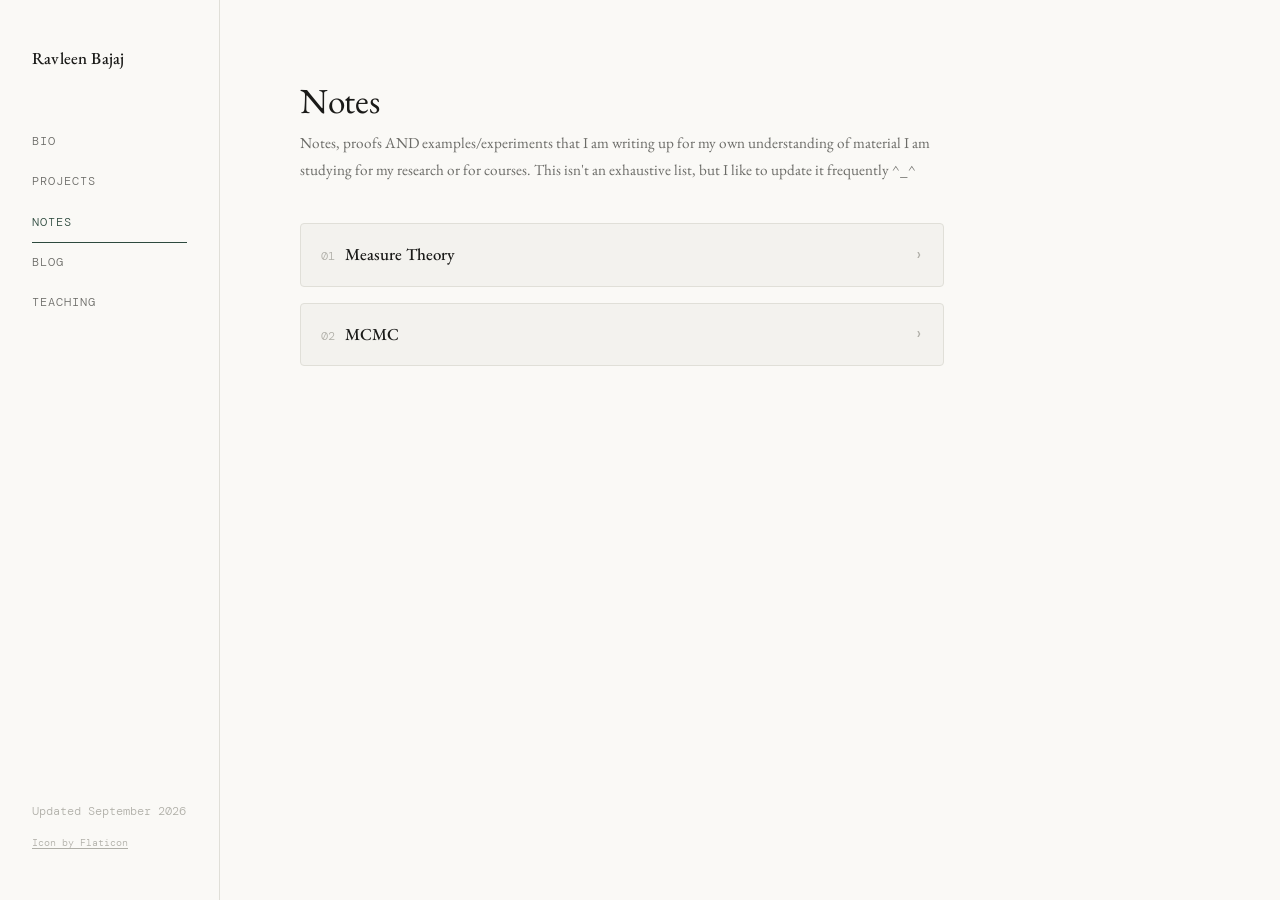
<file: notes.html>
<!DOCTYPE html>
<html lang="en">
<head>
<meta charset="UTF-8">
<meta name="viewport" content="width=device-width, initial-scale=1.0">
<link rel="icon" type="image/png" href="bell-curve.png">
<title>Notes — Ravleen Bajaj</title>
<link rel="preconnect" href="https://fonts.googleapis.com">
<link href="https://fonts.googleapis.com/css2?family=EB+Garamond:ital,wght@0,400;0,500;1,400&family=DM+Mono:wght@300;400&display=swap" rel="stylesheet">
<link rel="stylesheet" href="style.css">
</head>
<body>
<button class="hamburger" id="hamburger" aria-label="Menu"><span></span><span></span><span></span></button>

<nav id="nav">
  <div class="nav-name">Ravleen Bajaj</div>
  <div class="nav-field"></div>
  <ul>
    <li><a href="index.html">Bio</a></li>
    <li><a href="projects.html">Projects</a></li>
    <li><a href="notes.html" class="active">Notes</a></li>
    <li><a href="blog.html">Blog</a></li>
    <li><a href="teaching.html">Teaching</a></li>
  </ul>
  <div class="nav-footer">Updated September 2026</div>
  <div style="margin-top: 0.75rem; font-size: 0.65rem; font-family: var(--mono); color: var(--faint); font-weight: 300;">
    <a href="https://www.flaticon.com/free-icons/gaussian-function" title="gaussian function icons" style="color: var(--faint); text-underline-offset: 2px;">Icon by Flaticon</a>
  </div>
</nav>

<main>
  <div class="page-content">
    <h1>Notes</h1>
    <p style="color: var(--muted); font-size: 0.95rem; margin-bottom: 2.5rem;">
      Notes, proofs AND examples/experiments that I am writing up for my own understanding of material I am studying for my research or for courses. This isn't an exhaustive list, but I like to update it frequently ^_^
    </p>

    <details class="topic-block">
      <summary class="topic-summary"><span class="t-left"><span class="topic-number">01</span><span>Measure Theory</span></span><span class="chevron">&rsaquo;</span></summary>
      <ul class="subtopic-list">
        <li><a class="subtopic-item" href="notes-pdfs/MT_1.pdf" target="_blank"><span>Set Operations, Preimages and Sigma Algebras</span><span class="subtopic-tag">PDF</span></a></li>
        <li><a class="subtopic-item" href="notes-pdfs/MT_2.pdf" target="_blank"><span>Sigma Algebras, Additive Set Functions</span></span><span class="subtopic-tag">PDF</span></a></li>
        <li><a class="subtopic-item" href="notes-pdfs/MT_3.pdf" target="_blank"><span>Independence, Measurability & Induced Measures</span><span class="subtopic-tag">PDF</span></a></li>
        <li><a class="subtopic-item" href="notes-pdfs/MT_4.pdf" target="_blank"><span>Integration & Limit Theorems</span><span class="subtopic-tag">PDF</span></a></li>
        <li><a class="subtopic-item" href="notes-pdfs/MT_5.pdf" target="_blank"><span>Product Measures & Fubini--Tonelli</span><span class="subtopic-tag">PDF</span></a></li>
        <li><a class="subtopic-item" href="notes-pdfs/MT_6.pdf" target="_blank"><span>Conditional Expectation & Limit Theorems</span><span class="subtopic-tag">PDF</span></a></li>
      </ul>
    </details>

    <details class="topic-block">
      <summary class="topic-summary"><span class="t-left"><span class="topic-number">02</span><span>MCMC</span></span><span class="chevron">&rsaquo;</span></summary>
      <ul class="subtopic-list">
        <li><a class="subtopic-item" href="notes-pdfs/MCMC_1.pdf" target="_blank"><span>Rejection Sampling, Importance Sampling & Resampling</span><span class="subtopic-tag">PDF</span></a></li>
        <li><a class="subtopic-item" href="notes-pdfs/MCMC_2.pdf" target="_blank"><span>Markov Chain Simulation</span><span class="subtopic-tag">PDF</span></a></li>
        <li><a class="subtopic-item" href="notes-pdfs/MCMC_3.pdf" target="_blank"><span>Efficient Gibbs and HMC</span><span class="subtopic-tag">PDF</span></a></li>
      </ul>
    </details>


  </div>
</main>

<script src="nav.js" defer></script>
</body>
</html>
</file>
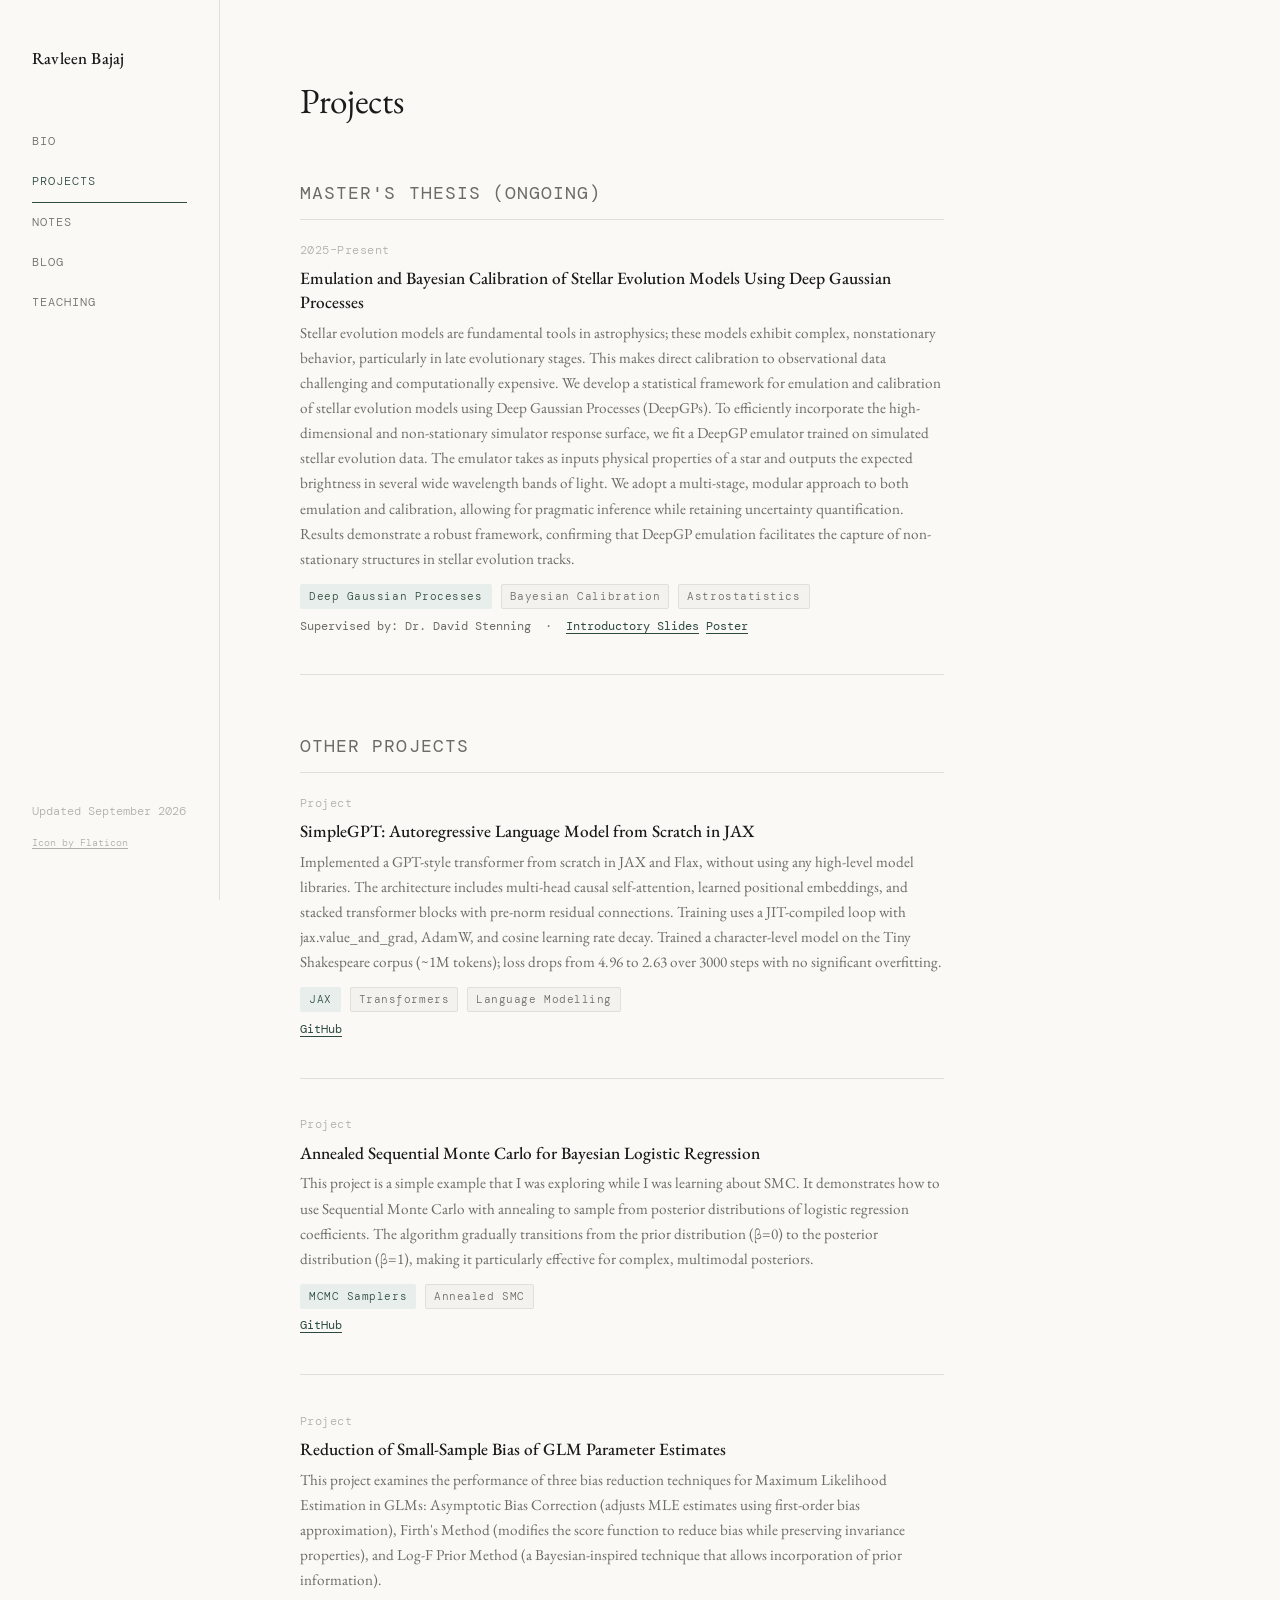
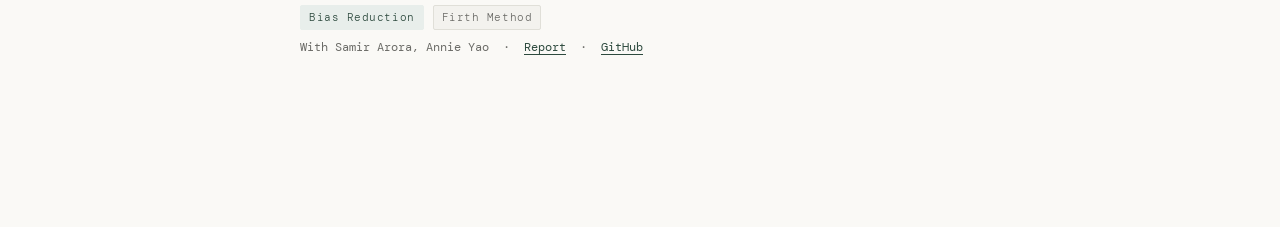
<file: projects.html>
<!DOCTYPE html>
<html lang="en">
<head>
<meta charset="UTF-8">
<meta name="viewport" content="width=device-width, initial-scale=1.0">
<link rel="icon" type="image/png" href="bell-curve.png">
<title>Projects — Ravleen Bajaj</title>
<link rel="preconnect" href="https://fonts.googleapis.com">
<link href="https://fonts.googleapis.com/css2?family=EB+Garamond:ital,wght@0,400;0,500;1,400&family=DM+Mono:wght@300;400&display=swap" rel="stylesheet">
<link rel="stylesheet" href="style.css">
</head>
<body>
<button class="hamburger" id="hamburger" aria-label="Menu"><span></span><span></span><span></span></button>

<nav id="nav">
  <div class="nav-name">Ravleen Bajaj</div>
  <div class="nav-field"></div>
  <ul>
    <li><a href="index.html">Bio</a></li>
    <li><a href="projects.html" class="active">Projects</a></li>
    <li><a href="notes.html">Notes</a></li>
    <li><a href="blog.html">Blog</a></li>
    <li><a href="teaching.html">Teaching</a></li>
  </ul>
  <div class="nav-footer">Updated September 2026</div>
  <div style="margin-top: 0.75rem; font-size: 0.65rem; font-family: var(--mono); color: var(--faint); font-weight: 300;">
    <a href="https://www.flaticon.com/free-icons/gaussian-function" title="gaussian function icons" style="color: var(--faint); text-underline-offset: 2px;">Icon by Flaticon</a>
  </div>
</nav>

<main>
  <div class="page-content">
    <h1>Projects</h1>

    <h2>Master's Thesis (Ongoing)</h2>
    <div class="entry">
      <div class="entry-meta">2025–Present</div>
      <div class="entry-title">Emulation and Bayesian Calibration of Stellar Evolution Models Using Deep Gaussian Processes</div>
      <p class="entry-desc">
        Stellar evolution models are fundamental tools in astrophysics; these models exhibit complex,
        nonstationary behavior, particularly in late evolutionary stages. This makes direct calibration
        to observational data challenging and computationally expensive. We develop a statistical
        framework for emulation and calibration of stellar evolution models using Deep Gaussian Processes
        (DeepGPs). To efficiently incorporate the high-dimensional and non-stationary simulator response
        surface, we fit a DeepGP emulator trained on simulated stellar evolution data. The emulator takes
        as inputs physical properties of a star and outputs the expected brightness in several wide
        wavelength bands of light. We adopt a multi-stage, modular approach to both emulation and
        calibration, allowing for pragmatic inference while retaining uncertainty quantification.
        Results demonstrate a robust framework, confirming that DeepGP emulation facilitates the capture
        of non-stationary structures in stellar evolution tracks.
      </p>
      <span class="tag accent">Deep Gaussian Processes</span>
      <span class="tag">Bayesian Calibration</span>
      <span class="tag">Astrostatistics</span>
      <br>
      <small style="font-family: var(--mono); font-size: 0.75rem; color: var(--muted);">
        Supervised by: Dr. David Stenning &nbsp;·&nbsp;
        <a href="can_cwic_slides.pdf">Introductory Slides</a>
        <a href="CSSC_2026_Poster.pdf">Poster</a>
      </small>
    </div>

    <h2>Other Projects</h2>
    <div class="entry">
      <div class="entry-meta">Project</div>
      <div class="entry-title">SimpleGPT: Autoregressive Language Model from Scratch in JAX</div>
      <p class="entry-desc">
        Implemented a GPT-style transformer from scratch in JAX and Flax, without
        using any high-level model libraries. The architecture includes multi-head
        causal self-attention, learned positional embeddings, and stacked transformer
        blocks with pre-norm residual connections. Training uses a JIT-compiled loop
        with jax.value_and_grad, AdamW, and cosine learning rate decay.
        Trained a character-level model on the Tiny Shakespeare corpus (~1M tokens);
        loss drops from 4.96 to 2.63 over 3000 steps with no significant overfitting.
      </p>
      <span class="tag accent">JAX</span>
      <span class="tag">Transformers</span>
      <span class="tag">Language Modelling</span>
      <br>
      <small style="font-family: var(--mono); font-size: 0.75rem; color: var(--muted);">
        <a href="https://github.com/ravleenbajaj/SimpleGPT-Using-JAX">GitHub</a>
      </small>
    </div>

    <div class="entry">
      <div class="entry-meta">Project</div>
      <div class="entry-title">Annealed Sequential Monte Carlo for Bayesian Logistic Regression</div>
      <p class="entry-desc">
        This project is a simple example that I was exploring while I was learning about SMC.
        It demonstrates how to use Sequential Monte Carlo with annealing to sample from posterior
        distributions of logistic regression coefficients. The algorithm gradually transitions from
        the prior distribution (&beta;=0) to the posterior distribution (&beta;=1), making it
        particularly effective for complex, multimodal posteriors.
      </p>
      <span class="tag accent">MCMC Samplers</span>
      <span class="tag">Annealed SMC</span>
      <br>
      <small style="font-family: var(--mono); font-size: 0.75rem; color: var(--muted);">
        <a href="https://github.com/ravleenbajaj/smc-breastcancer">GitHub</a>
      </small>
    </div>

    <div class="entry">
      <div class="entry-meta">Project</div>
      <div class="entry-title">Reduction of Small-Sample Bias of GLM Parameter Estimates</div>
      <p class="entry-desc">
        This project examines the performance of three bias reduction techniques for Maximum Likelihood
        Estimation in GLMs: Asymptotic Bias Correction (adjusts MLE estimates using first-order bias
        approximation), Firth's Method (modifies the score function to reduce bias while preserving
        invariance properties), and Log-F Prior Method (a Bayesian-inspired technique that allows
        incorporation of prior information).
      </p>
      <span class="tag accent">Bias Reduction</span>
      <span class="tag">Firth Method</span>
      <br>
      <small style="font-family: var(--mono); font-size: 0.75rem; color: var(--muted);">
        With Samir Arora, Annie Yao
        &nbsp;·&nbsp; <a href="STAT851-ProjectReport.pdf">Report</a>
        &nbsp;·&nbsp; <a href="https://github.com/ravleenbajaj/Reduction-of-Small-Sample-Bias">GitHub</a>
      </small>
    </div>
  </div>
</main>

<script src="nav.js" defer></script>
</body>
</html>
</file>
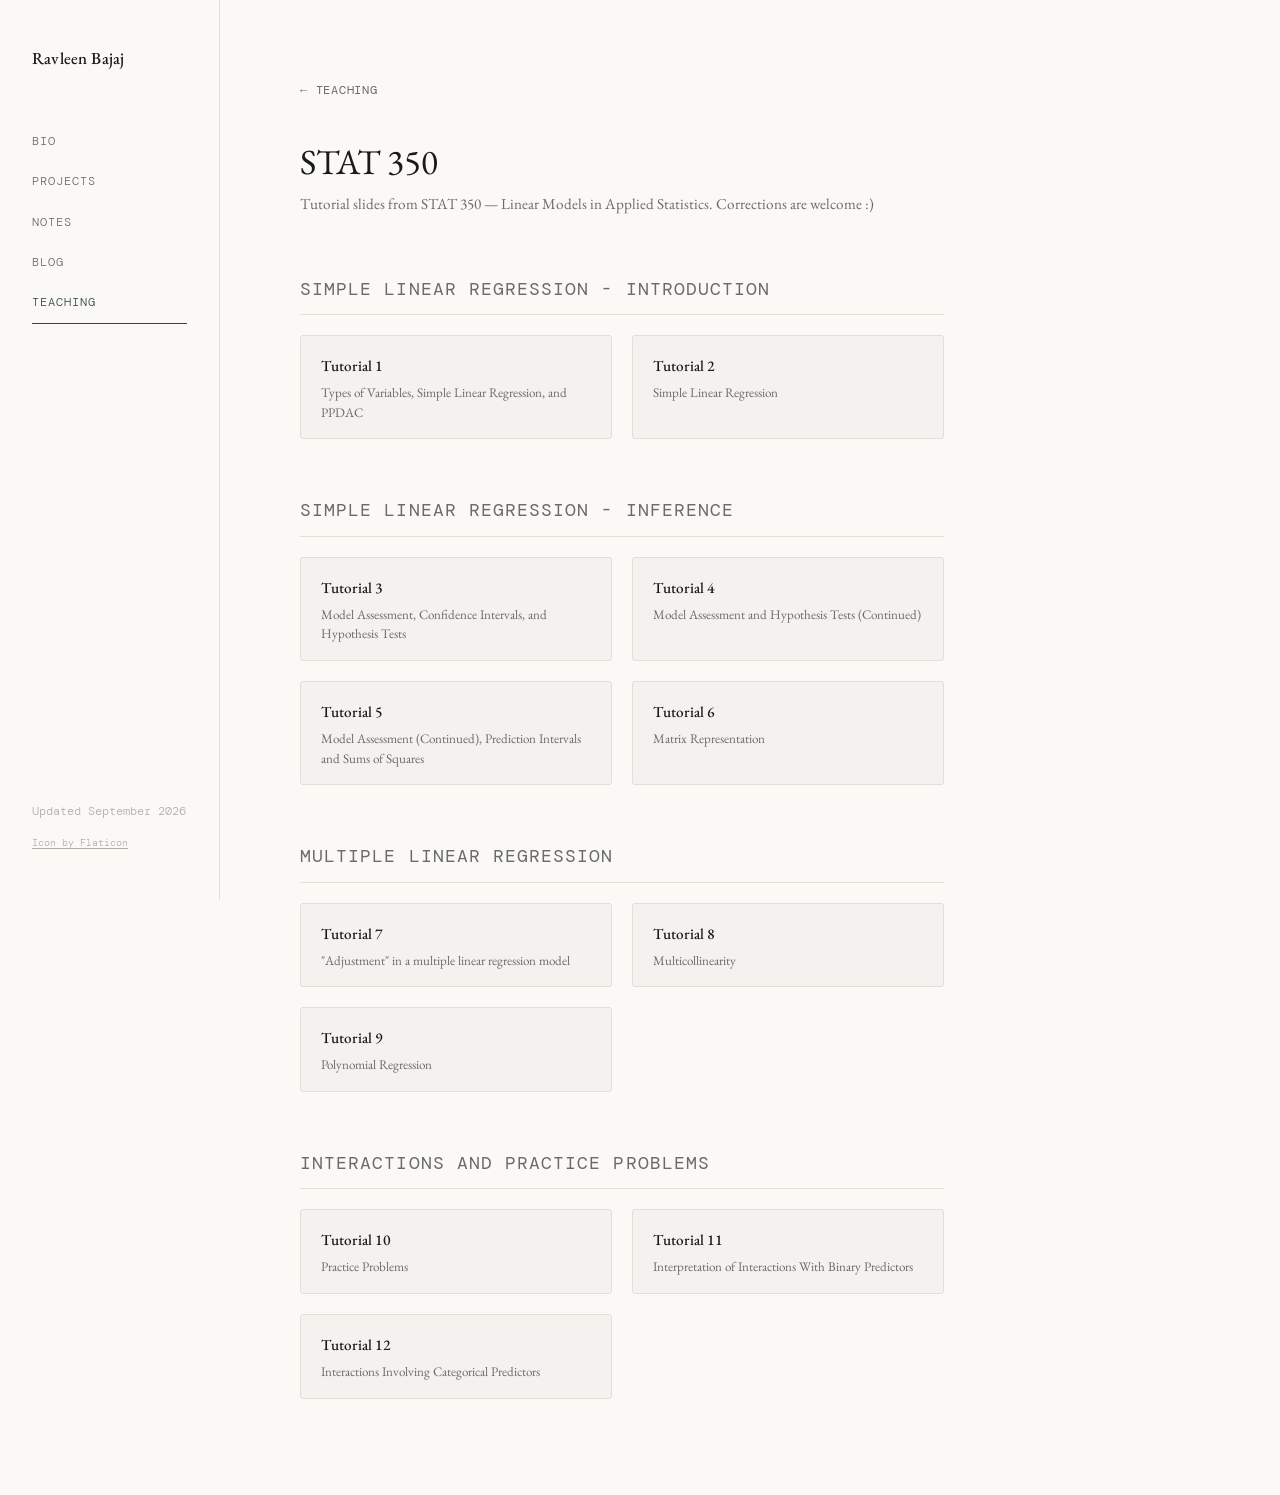
<file: stat350-notes.html>
<!DOCTYPE html>
<html lang="en">
<head>
<meta charset="UTF-8">
<meta name="viewport" content="width=device-width, initial-scale=1.0">
<link rel="icon" type="image/png" href="bell-curve.png">
<title>STAT 350 Tutorial Notes — Ravleen Bajaj</title>
<link rel="preconnect" href="https://fonts.googleapis.com">
<link href="https://fonts.googleapis.com/css2?family=EB+Garamond:ital,wght@0,400;0,500;1,400&family=DM+Mono:wght@300;400&display=swap" rel="stylesheet">
<link rel="stylesheet" href="style.css">
</head>
<body>
<button class="hamburger" id="hamburger" aria-label="Menu"><span></span><span></span><span></span></button>

<nav id="nav">
  <div class="nav-name">Ravleen Bajaj</div>
  <div class="nav-field"></div>
  <ul>
    <li><a href="index.html">Bio</a></li>
    <li><a href="projects.html">Projects</a></li>
    <li><a href="notes.html">Notes</a></li>
    <li><a href="blog.html">Blog</a></li>
    <li><a href="teaching.html" class="active">Teaching</a></li>
  </ul>
  <div class="nav-footer">Updated September 2026</div>
  <div style="margin-top: 0.75rem; font-size: 0.65rem; font-family: var(--mono); color: var(--faint); font-weight: 300;">
    <a href="https://www.flaticon.com/free-icons/gaussian-function" title="gaussian function icons" style="color: var(--faint); text-underline-offset: 2px;">Icon by Flaticon</a>
  </div>
</nav>

<main>
  <div class="page-content">
    <a class="back-btn" href="teaching.html">&larr; Teaching</a>
    <h1>STAT 350</h1>
    <p style="color: var(--muted); font-size: 0.95rem; margin-bottom: 2.5rem;">
      Tutorial slides from STAT 350 — Linear Models in Applied Statistics. Corrections are welcome :)
    </p>

    <h2>Simple Linear Regression - Introduction</h2>
    <div class="note-grid">
      <a class="note-card" href="STAT350-Tutorials/STAT350_Tutorial1.pdf" target="_blank">
        <h3>Tutorial 1</h3>
        <p>Types of Variables, Simple Linear Regression, and PPDAC</p>
      </a>
      <a class="note-card" href="STAT350-Tutorials/STAT350_Tutorial2.pdf" target="_blank">
        <h3>Tutorial 2</h3>
        <p>Simple Linear Regression</p>
      </a>
    </div>

    <h2>Simple Linear Regression - Inference</h2>
    <div class="note-grid">
      <a class="note-card" href="STAT350-Tutorials/STAT350_Tutorial3.pdf" target="_blank">
        <h3>Tutorial 3</h3>
        <p>Model Assessment, Confidence Intervals, and Hypothesis Tests</p>
      </a>
      <a class="note-card" href="STAT350-Tutorials/STAT350_Tutorial4.pdf" target="_blank">
        <h3>Tutorial 4</h3>
        <p>Model Assessment and Hypothesis Tests (Continued)</p>
      </a>
      <a class="note-card" href="STAT350-Tutorials/STAT350_Tutorial5.pdf" target="_blank">
        <h3>Tutorial 5</h3>
        <p>Model Assessment (Continued), Prediction Intervals and Sums of Squares</p>
      </a>
      <a class="note-card" href="STAT350-Tutorials/STAT350_Tutorial6.pdf" target="_blank">
        <h3>Tutorial 6</h3>
        <p>Matrix Representation</p>
      </a>
    </div>

    <h2>Multiple Linear Regression</h2>
    <div class="note-grid">
      <a class="note-card" href="STAT350-Tutorials/STAT350_Tutorial7.pdf" target="_blank">
        <h3>Tutorial 7</h3>
        <p>"Adjustment" in a multiple linear regression model</p>
      </a>
      <a class="note-card" href="STAT350-Tutorials/STAT350_Tutorial8.pdf" target="_blank">
        <h3>Tutorial 8</h3>
        <p>Multicollinearity</p>
      </a>
      <a class="note-card" href="STAT350-Tutorials/STAT350_Tutorial9.pdf" target="_blank">
        <h3>Tutorial 9</h3>
        <p>Polynomial Regression</p>
      </a>
    </div>

    <h2>Interactions and Practice Problems</h2>
    <div class="note-grid">
      <a class="note-card" href="STAT350-Tutorials/STAT350_Tutorial10.pdf" target="_blank">
        <h3>Tutorial 10</h3>
        <p>Practice Problems</p>
      </a>
      <a class="note-card" href="STAT350-Tutorials/STAT350_Tutorial11.pdf" target="_blank">
        <h3>Tutorial 11</h3>
        <p>Interpretation of Interactions With Binary Predictors</p>
      </a>
      <a class="note-card" href="STAT350-Tutorials/STAT350_Tutorial12.pdf" target="_blank">
        <h3>Tutorial 12</h3>
        <p>Interactions Involving Categorical Predictors</p>
      </a>
    </div>
  </div>
</main>

<script src="nav.js" defer></script>
</body>
</html>
</file>
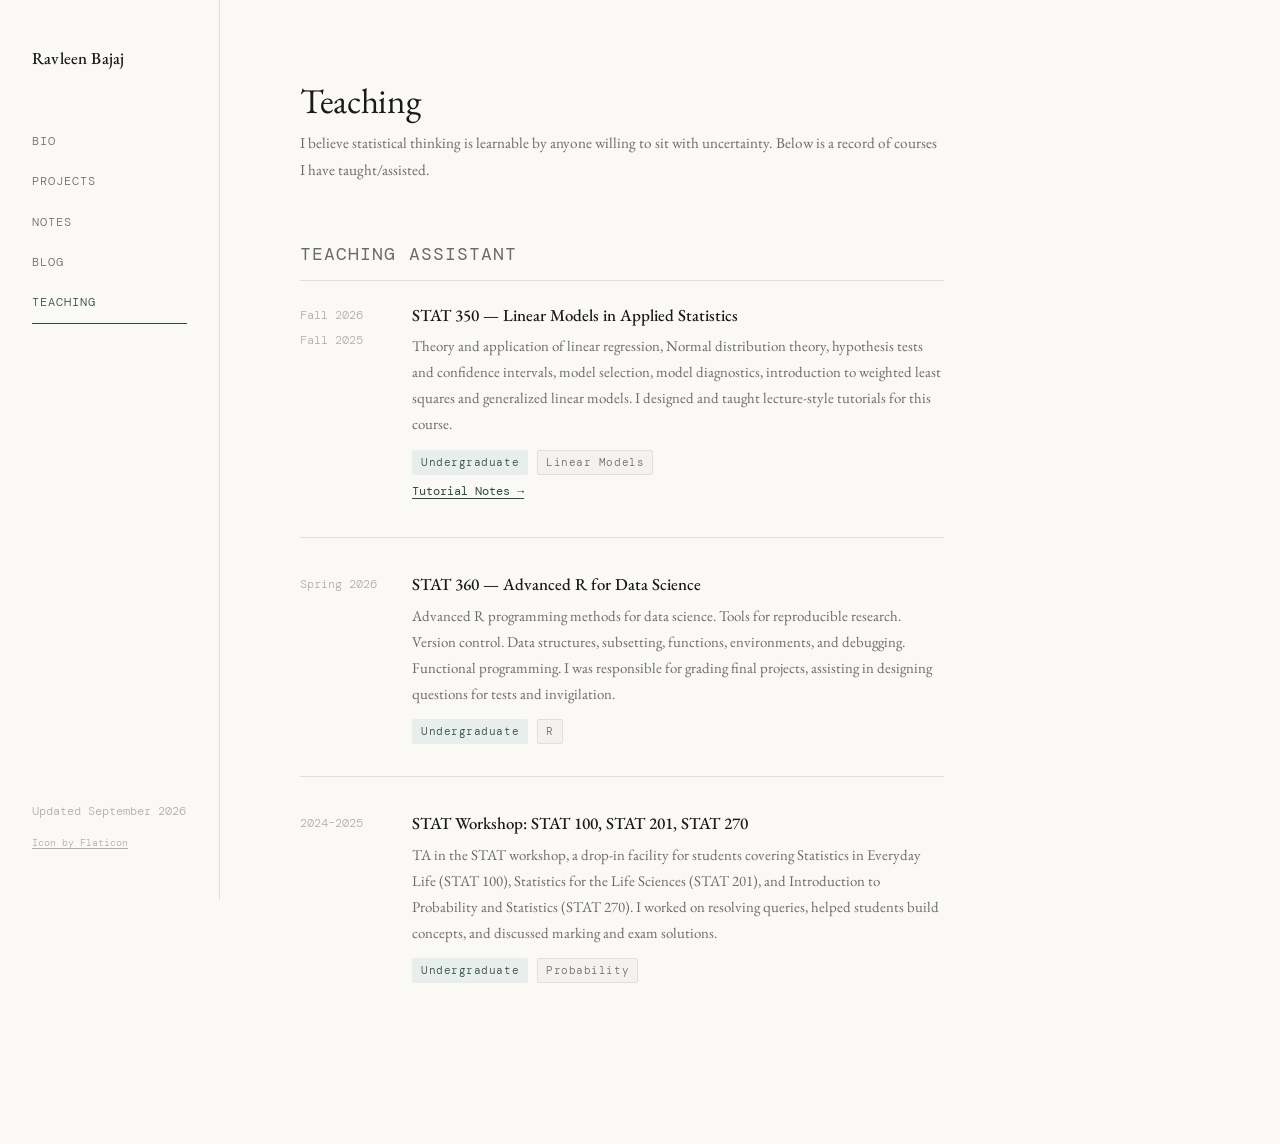
<file: teaching.html>
<!DOCTYPE html>
<html lang="en">
<head>
<meta charset="UTF-8">
<meta name="viewport" content="width=device-width, initial-scale=1.0">
<link rel="icon" type="image/png" href="bell-curve.png">
<title>Teaching — Ravleen Bajaj</title>
<link rel="preconnect" href="https://fonts.googleapis.com">
<link href="https://fonts.googleapis.com/css2?family=EB+Garamond:ital,wght@0,400;0,500;1,400&family=DM+Mono:wght@300;400&display=swap" rel="stylesheet">
<link rel="stylesheet" href="style.css">
</head>
<body>
<button class="hamburger" id="hamburger" aria-label="Menu"><span></span><span></span><span></span></button>

<nav id="nav">
  <div class="nav-name">Ravleen Bajaj</div>
  <div class="nav-field"></div>
  <ul>
    <li><a href="index.html">Bio</a></li>
    <li><a href="projects.html">Projects</a></li>
    <li><a href="notes.html">Notes</a></li>
    <li><a href="blog.html">Blog</a></li>
    <li><a href="teaching.html" class="active">Teaching</a></li>
  </ul>
  <div class="nav-footer">Updated September 2026</div>
  <div style="margin-top: 0.75rem; font-size: 0.65rem; font-family: var(--mono); color: var(--faint); font-weight: 300;">
    <a href="https://www.flaticon.com/free-icons/gaussian-function" title="gaussian function icons" style="color: var(--faint); text-underline-offset: 2px;">Icon by Flaticon</a>
  </div>
</nav>

<main>
  <div class="page-content">
    <h1>Teaching</h1>
    <p style="color: var(--muted); font-size: 0.95rem; margin-bottom: 2.5rem;">
      I believe statistical thinking is learnable by anyone willing to sit with uncertainty.
      Below is a record of courses I have taught/assisted.
    </p>

    <h2>Teaching Assistant</h2>

    <div class="course">
      <div class="course-term-group" style="display: flex; flex-direction: column;">
        <div class="course-term">Fall 2026</div>
        <div class="course-term">Fall 2025</div>
      </div>
      <div class="course-body">
        <h3>STAT 350 — Linear Models in Applied Statistics</h3>
        <p>
          Theory and application of linear regression, Normal distribution theory, hypothesis tests
          and confidence intervals, model selection, model diagnostics, introduction to weighted
          least squares and generalized linear models.
          I designed and taught lecture-style tutorials for this course.
        </p>
        <span class="tag accent">Undergraduate</span>
        <span class="tag">Linear Models</span>
        <br>
        <small style="font-family: var(--mono); font-size: 0.75rem; color: var(--muted);">
          <a href="stat350-notes.html">Tutorial Notes →</a>
        </small>
      </div>
    </div>

    <div class="course">
      <div class="course-term">Spring 2026</div>
      <div class="course-body">
        <h3>STAT 360 — Advanced R for Data Science</h3>
        <p>
          Advanced R programming methods for data science. Tools for reproducible research. Version control.
          Data structures, subsetting, functions, environments, and debugging. Functional programming.
          I was responsible for grading final projects, assisting in designing questions for tests and invigilation.
        </p>
        <span class="tag accent">Undergraduate</span>
        <span class="tag">R</span>
      </div>
    </div>

    <div class="course">
      <div class="course-term">2024–2025</div>
      <div class="course-body">
        <h3>STAT Workshop: STAT 100, STAT 201, STAT 270</h3>
        <p>
          TA in the STAT workshop, a drop-in facility for students covering Statistics in Everyday Life (STAT 100),
          Statistics for the Life Sciences (STAT 201), and Introduction to Probability and Statistics (STAT 270).
          I worked on resolving queries, helped students build concepts, and discussed marking and exam solutions.
        </p>
        <span class="tag accent">Undergraduate</span>
        <span class="tag">Probability</span>
      </div>
    </div>
  </div>
</main>

<script src="nav.js" defer></script>
</body>
</html>
</file>
<file: style.css>
*, *::before, *::after { box-sizing: border-box; margin: 0; padding: 0; }
:root {
  --serif: 'EB Garamond', Georgia, serif;
  --mono: 'DM Mono', monospace;
  --text: #1a1a18;
  --muted: #6b6b67;
  --faint: #b0afa8;
  --border: #e0dfd8;
  --bg: #faf9f6;
  --surface: #f3f2ee;
  --accent: #2d4a3e;
  --accent-light: #e8eeeb;
  --link: #2d4a3e;
  --nav-w: 220px;
}
html { scroll-behavior: smooth; }
body {
  font-family: var(--serif);
  background: var(--bg);
  color: var(--text);
  font-size: 17px;
  line-height: 1.75;
  display: flex;
  min-height: 100vh;
}
/* NAV */
nav {
  position: fixed;
  top: 0; left: 0;
  width: var(--nav-w);
  height: 100vh;
  padding: 3rem 2rem;
  display: flex;
  flex-direction: column;
  gap: 0;
  border-right: 1px solid var(--border);
  background: var(--bg);
  z-index: 100;
}
.nav-name { font-size: 1.05rem; font-weight: 500; letter-spacing: 0.01em; margin-bottom: 0.25rem; line-height: 1.3; }
.nav-field { font-size: 0.82rem; color: var(--muted); font-family: var(--mono); font-weight: 300; letter-spacing: 0.03em; margin-bottom: 3rem; }
nav ul { list-style: none; display: flex; flex-direction: column; gap: 0; }
nav ul li a {
  font-family: var(--mono); font-size: 0.78rem; font-weight: 300; letter-spacing: 0.08em;
  text-transform: uppercase; color: var(--muted); text-decoration: none; display: block;
  padding: 0.55rem 0; border-bottom: 1px solid transparent; transition: color 0.2s, border-color 0.2s;
}
nav ul li a:hover, nav ul li a.active { color: var(--accent); }
nav ul li a.active { border-bottom-color: var(--accent); }
.nav-footer { margin-top: auto; font-size: 0.72rem; font-family: var(--mono); color: var(--faint); font-weight: 300; }

/* MAIN */
main { margin-left: var(--nav-w); width: calc(100% - var(--nav-w)); padding: 0; }
.page-content {
  min-height: 100vh; padding: 5rem 6rem 6rem 5rem; max-width: 820px; animation: fadeIn 0.3s ease;
}
@keyframes fadeIn { from { opacity: 0; transform: translateY(8px); } to { opacity: 1; transform: translateY(0); } }

/* TYPOGRAPHY */
h1 { font-size: 2.2rem; font-weight: 400; line-height: 1.2; margin-bottom: 0.5rem; letter-spacing: -0.01em; }
h2 {
  font-size: 1.1rem; font-weight: 400; font-family: var(--mono); letter-spacing: 0.06em; text-transform: uppercase;
  color: var(--muted); margin: 3.5rem 0 1.25rem; padding-bottom: 0.6rem; border-bottom: 1px solid var(--border);
}
h3 { font-size: 1.05rem; font-weight: 500; margin-bottom: 0.2rem; }
p { margin-bottom: 1.1rem; color: var(--text); }
a { color: var(--link); text-decoration: underline; text-underline-offset: 3px; }
em { font-style: italic; }

/* BIO PAGE */
.bio-header { display: flex; align-items: flex-start; gap: 2.5rem; margin-bottom: 3rem; }
.photo-placeholder {
  width: 120px; height: 120px; border-radius: 50%; background: var(--surface); border: 1px solid var(--border);
  flex-shrink: 0; display: flex; align-items: center; justify-content: center; overflow: hidden;
}
.photo-placeholder img { width: 100%; height: 100%; object-fit: cover; border-radius: 50%; }
.bio-title h1 { margin-bottom: 0.3rem; }
.bio-subtitle { font-family: var(--mono); font-size: 0.82rem; font-weight: 300; color: var(--muted); letter-spacing: 0.04em; margin-bottom: 1rem; }
.bio-links { display: flex; gap: 1.25rem; flex-wrap: wrap; }
.bio-links a {
  font-family: var(--mono); font-size: 0.75rem; letter-spacing: 0.05em; color: var(--muted); text-decoration: none;
  text-transform: uppercase; border-bottom: 1px solid var(--border); padding-bottom: 1px; transition: color 0.2s, border-color 0.2s;
}
.bio-links a:hover { color: var(--accent); border-color: var(--accent); }

/* ENTRY CARDS */
.entry { margin-bottom: 2.2rem; padding-bottom: 2.2rem; border-bottom: 1px solid var(--border); }
.entry:last-child { border-bottom: none; }
.entry-meta { font-family: var(--mono); font-size: 0.75rem; font-weight: 300; color: var(--faint); letter-spacing: 0.04em; margin-bottom: 0.35rem; }
.entry-title { font-size: 1.08rem; font-weight: 500; margin-bottom: 0.4rem; line-height: 1.4; }
.entry-desc { font-size: 0.95rem; color: var(--muted); margin-bottom: 0.5rem; line-height: 1.65; }
.tag {
  display: inline-block; font-family: var(--mono); font-size: 0.68rem; font-weight: 300; letter-spacing: 0.05em;
  background: var(--surface); color: var(--muted); padding: 2px 8px; border-radius: 2px; margin-right: 6px; margin-top: 4px; border: 1px solid var(--border);
}
.tag.accent { background: var(--accent-light); color: var(--accent); border-color: var(--accent-light); }

/* NOTE / SOURCE GRID (legacy, still used where a flat grid fits) */
.note-grid { display: grid; grid-template-columns: repeat(auto-fill, minmax(220px, 1fr)); gap: 1.25rem; margin-top: 0.5rem; }
.note-card {
  background: var(--surface); border: 1px solid var(--border); border-radius: 3px; padding: 1.25rem 1.25rem 1rem;
  cursor: pointer; transition: border-color 0.2s, background 0.2s; text-decoration: none; color: var(--text); display: block;
}
.note-card:hover { border-color: var(--accent); background: var(--accent-light); color: var(--text); text-decoration: none; }
.note-card h3 { font-size: 0.95rem; margin-bottom: 0.4rem; line-height: 1.35; }
.note-card p { font-size: 0.82rem; color: var(--muted); margin-bottom: 0; line-height: 1.5; }

/* NOTES: TOPIC / SUBTOPIC TREE */
.topic-block { border: 1px solid var(--border); border-radius: 4px; background: var(--surface); margin-bottom: 1rem; }
.topic-summary {
  cursor: pointer; list-style: none; padding: 1rem 1.25rem; display: flex; align-items: center;
  justify-content: space-between; font-family: var(--serif); font-size: 1.05rem; font-weight: 500;
}
.topic-summary::-webkit-details-marker { display: none; }
.topic-summary .t-left { display: flex; align-items: baseline; gap: 0.6rem; }
.topic-number { font-family: var(--mono); font-size: 0.78rem; color: var(--faint); font-weight: 300; }
.chevron { font-family: var(--mono); font-size: 0.8rem; color: var(--faint); transition: transform 0.2s; }
.topic-block[open] .chevron { transform: rotate(90deg); }
.subtopic-list { list-style: none; padding: 0 1.25rem 1.1rem; }
.subtopic-item {
  display: flex; align-items: center; justify-content: space-between; padding: 0.65rem 0;
  border-top: 1px solid var(--border); font-size: 0.93rem; color: var(--text);
}
.subtopic-item:first-child { border-top: none; }
.subtopic-tag {
  font-family: var(--mono); font-size: 0.64rem; letter-spacing: 0.05em; text-transform: uppercase;
  color: var(--faint); background: var(--bg); border: 1px solid var(--border); padding: 2px 8px; border-radius: 2px; white-space: nowrap;
}

/* SOURCE / BLOG LANDING GRID */
.source-grid { display: grid; grid-template-columns: repeat(auto-fit, minmax(240px, 1fr)); gap: 1.25rem; margin-top: 1.5rem; }
.source-card {
  background: var(--surface); border: 1px solid var(--border); border-radius: 3px; padding: 1.5rem 1.5rem 1.25rem;
  cursor: pointer; text-align: left; transition: border-color 0.2s, background 0.2s; width: 100%; font-family: var(--serif); text-decoration: none; display: block; color: var(--text);
}
.source-card:hover { border-color: var(--accent); background: var(--accent-light); }
.source-card .card-label {
  font-family: var(--mono); font-size: 0.68rem; font-weight: 300; letter-spacing: 0.08em; text-transform: uppercase;
  color: var(--faint); margin-bottom: 0.5rem; display: block;
}
.source-card h3 { font-size: 1.05rem; font-weight: 500; margin-bottom: 0.3rem; }
.source-card p { font-size: 0.85rem; color: var(--muted); margin-bottom: 0; line-height: 1.5; }

/* BACK BUTTON */
.back-btn {
  font-family: var(--mono); font-size: 0.75rem; letter-spacing: 0.06em; text-transform: uppercase; color: var(--muted);
  background: none; border: none; cursor: pointer; padding: 0; margin-bottom: 2.5rem; display: flex; align-items: center; gap: 0.4rem;
  transition: color 0.2s; text-decoration: none;
}
.back-btn:hover { color: var(--accent); }

/* TEACHING */
.course { display: flex; gap: 2rem; margin-bottom: 2rem; padding-bottom: 2rem; border-bottom: 1px solid var(--border); }
.course:last-child { border-bottom: none; }
.course-term { font-family: var(--mono); font-size: 0.75rem; font-weight: 300; color: var(--faint); white-space: nowrap; padding-top: 4px; min-width: 80px; }
.course-body h3 { margin-bottom: 0.2rem; }
.course-body p { font-size: 0.93rem; color: var(--muted); margin-bottom: 0.5rem; }

/* MOBILE MENU */
.hamburger {
  display: none; position: fixed; top: 1.2rem; left: 1.2rem; z-index: 200; background: var(--bg); border: 1px solid var(--border);
  width: 36px; height: 36px; border-radius: 3px; cursor: pointer; align-items: center; justify-content: center; flex-direction: column; gap: 5px; padding: 0;
}
.hamburger span { display: block; width: 16px; height: 1px; background: var(--text); }

@media (max-width: 768px) {
  nav { transform: translateX(-100%); transition: transform 0.3s ease; }
  nav.open { transform: translateX(0); box-shadow: 4px 0 24px rgba(0,0,0,0.08); }
  main { margin-left: 0; width: 100%; }
  .page-content { padding: 4rem 1.5rem 4rem; }
  .hamburger { display: flex; }
  .bio-header { flex-direction: column; gap: 1.5rem; }
  h1 { font-size: 1.8rem; }
  .course { flex-direction: column; gap: 0.5rem; }
}
</file>
